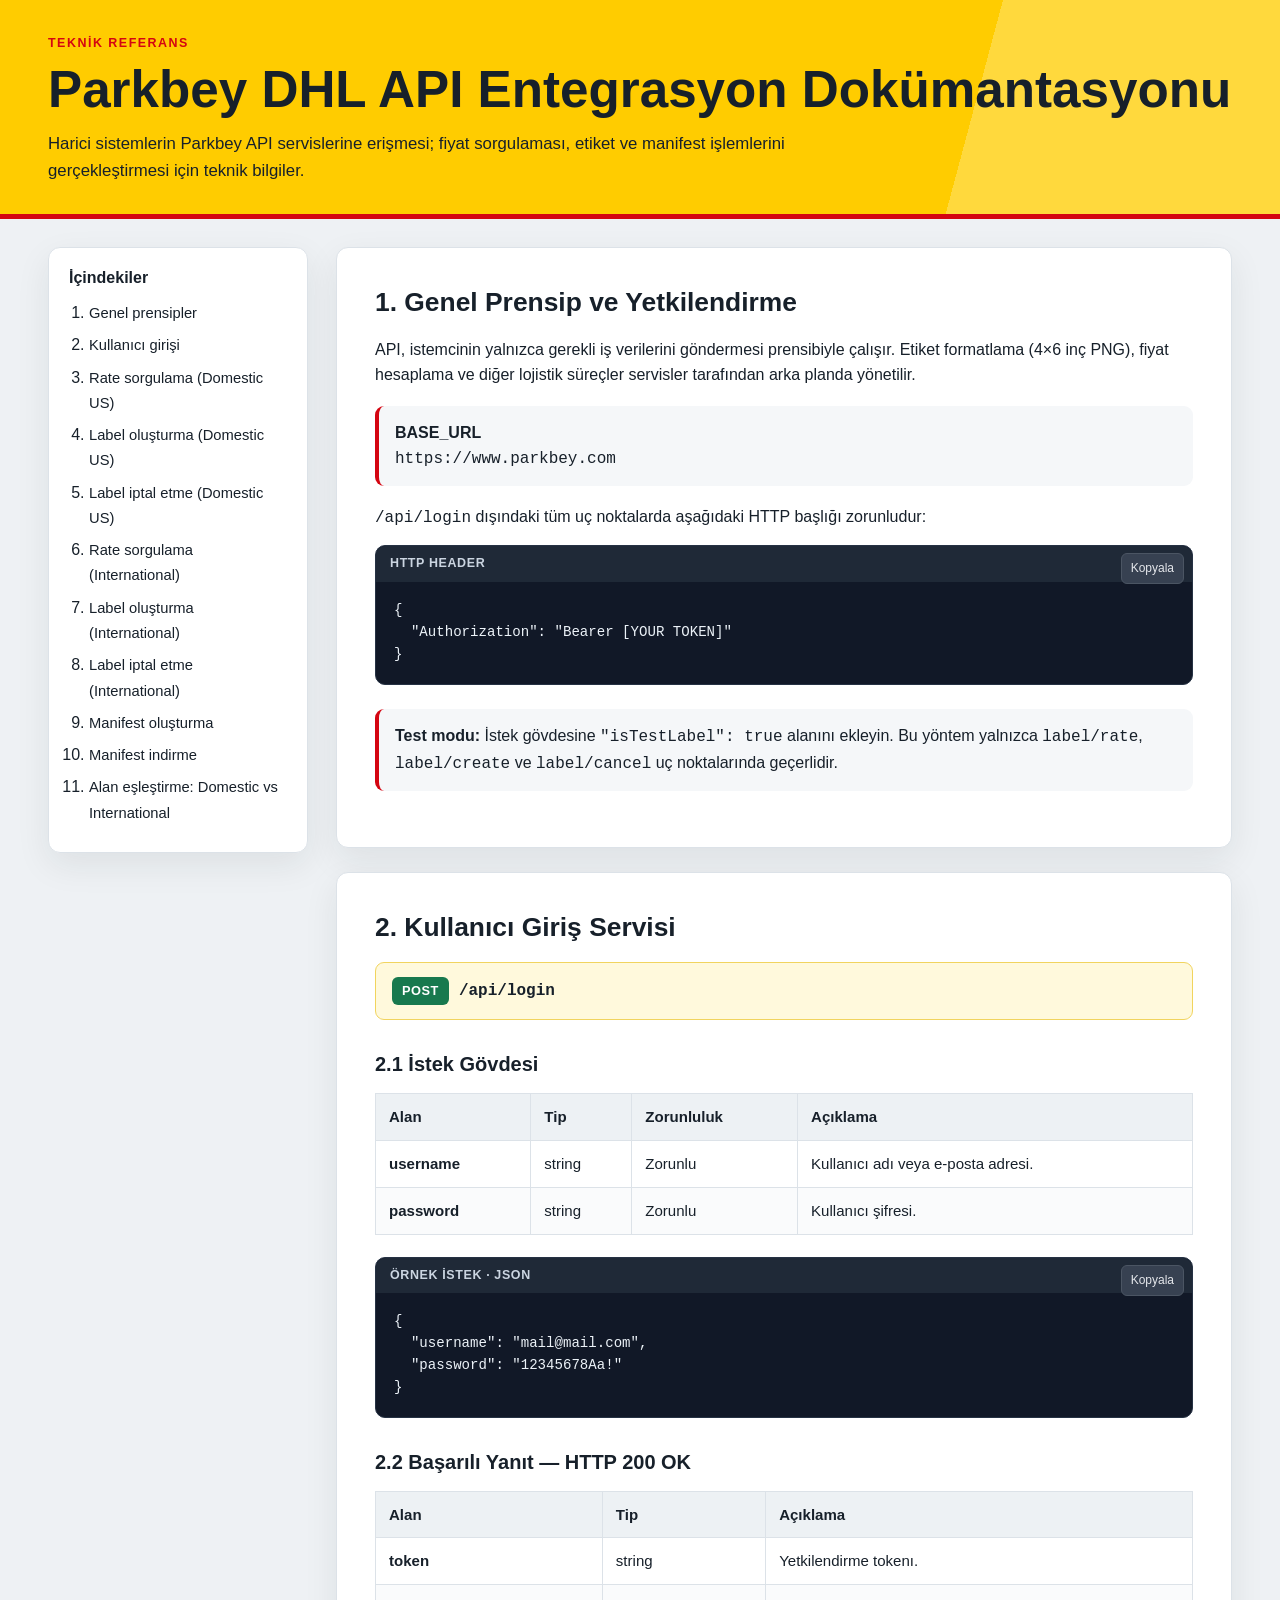
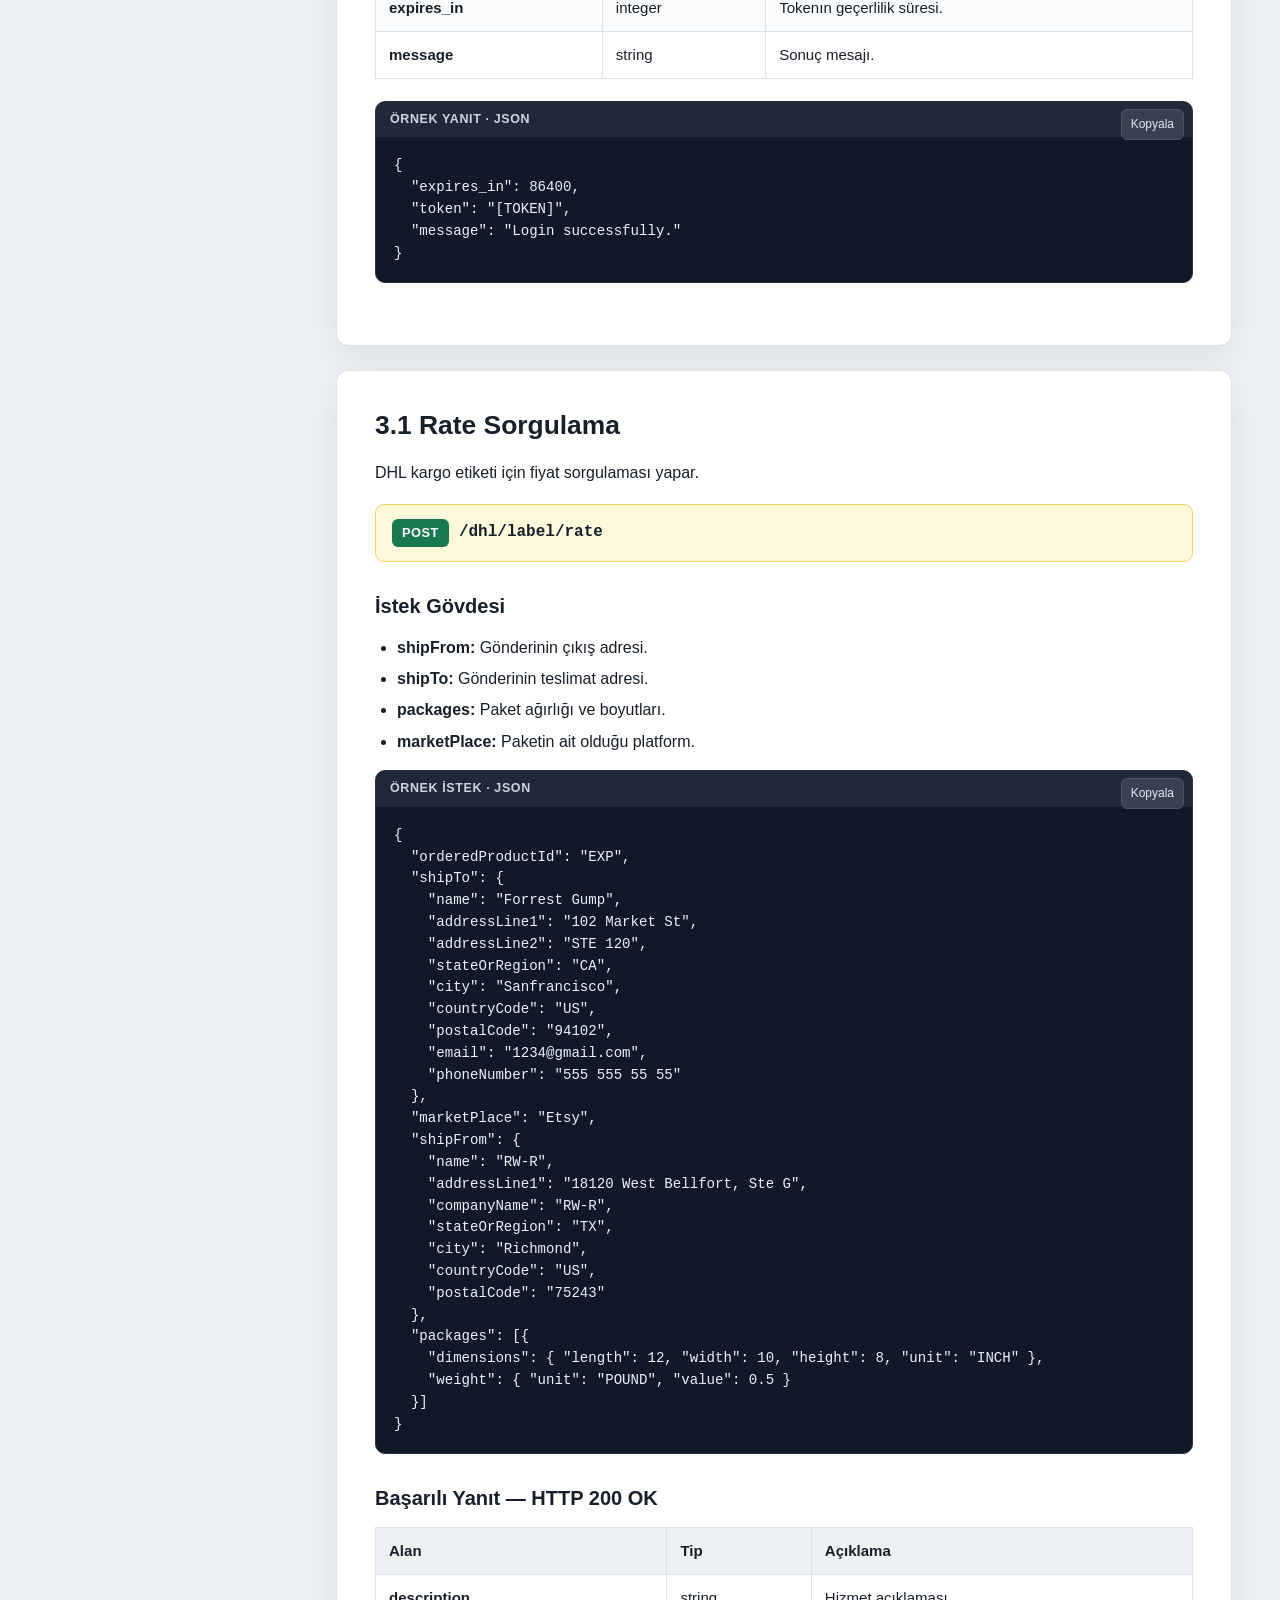
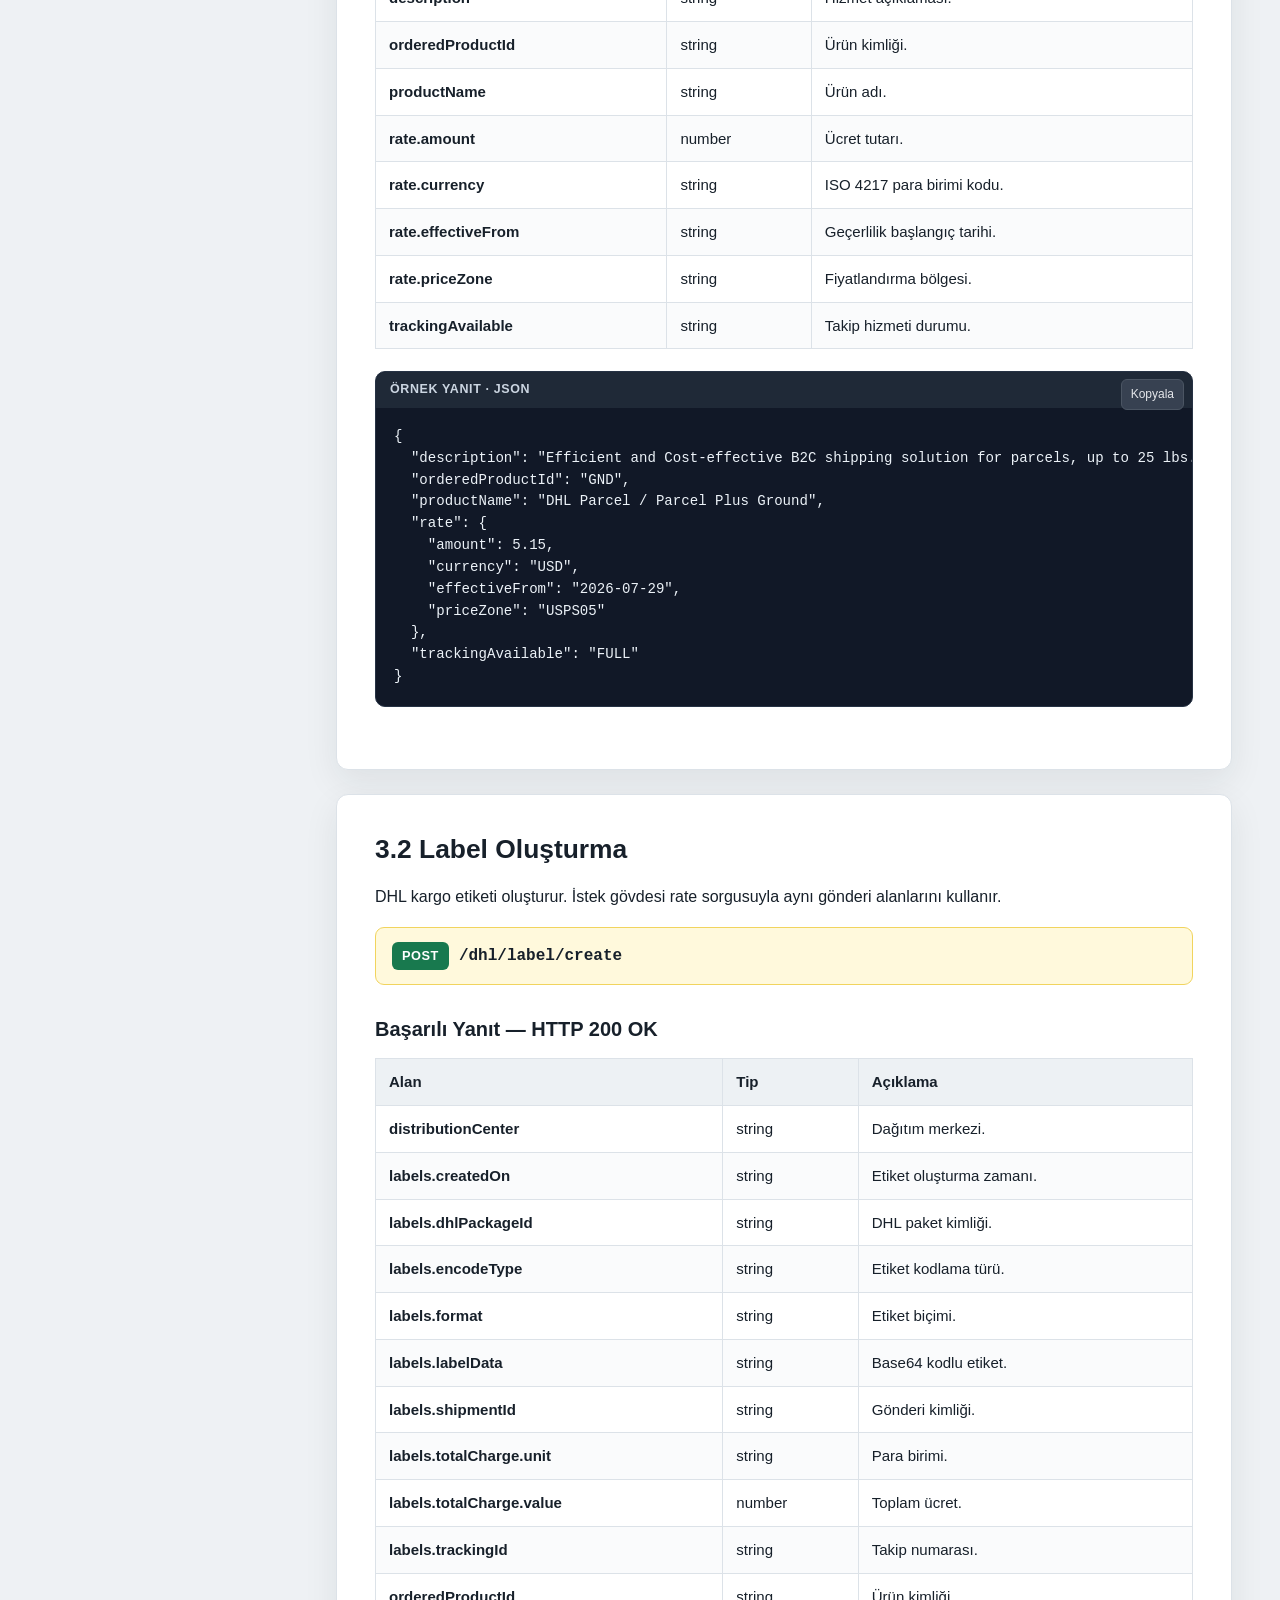
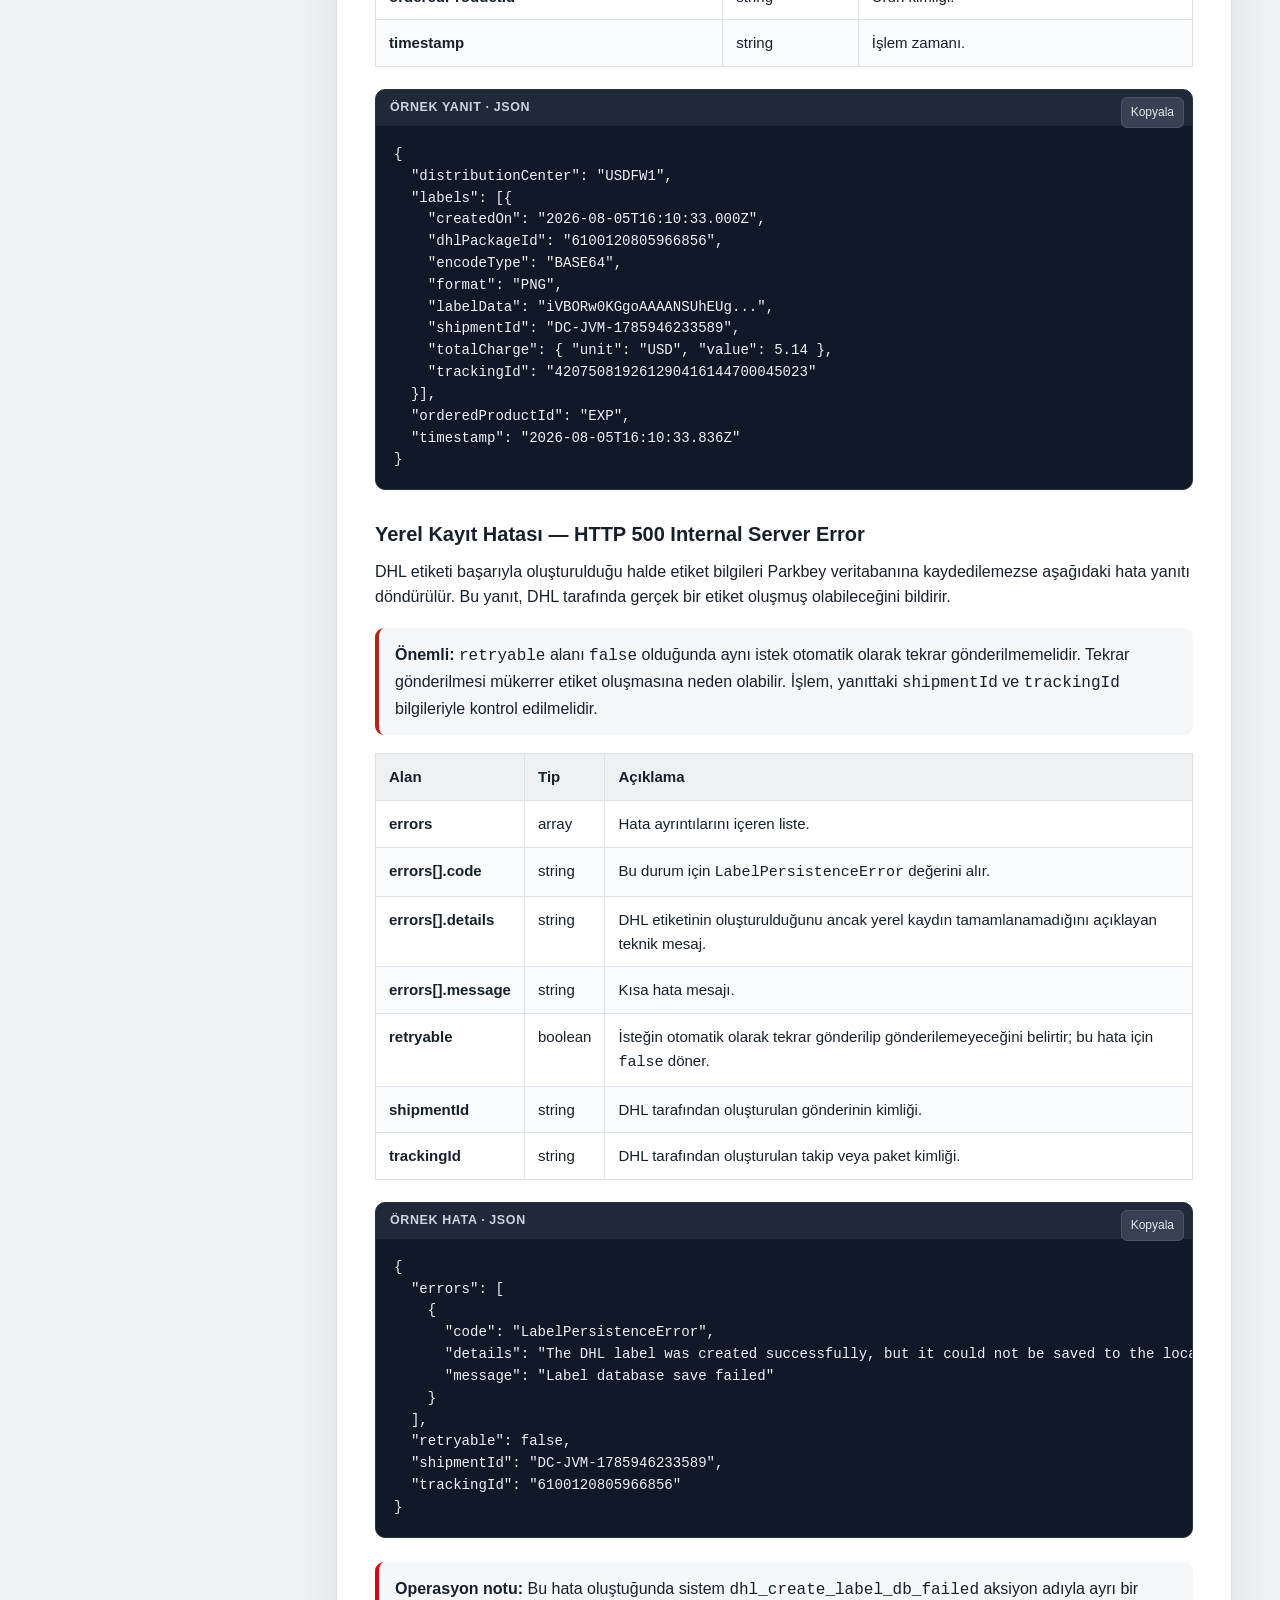
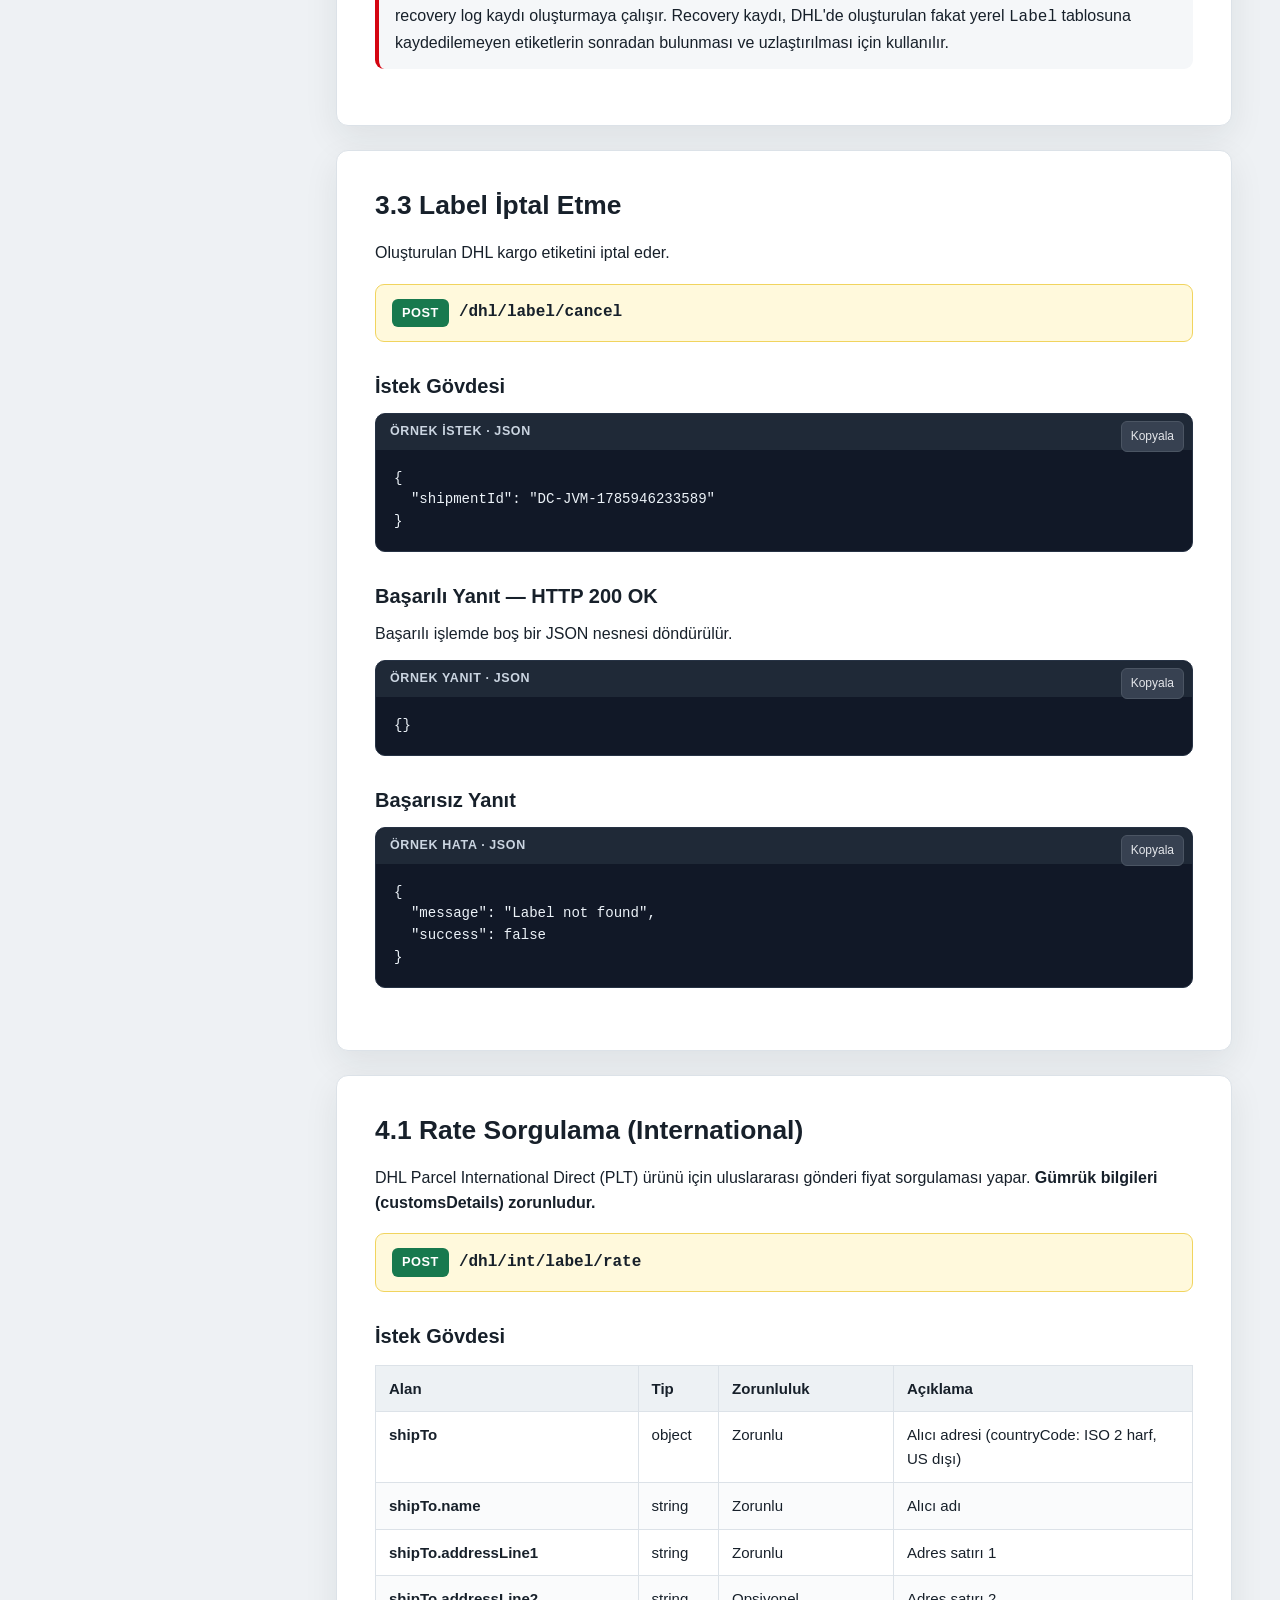
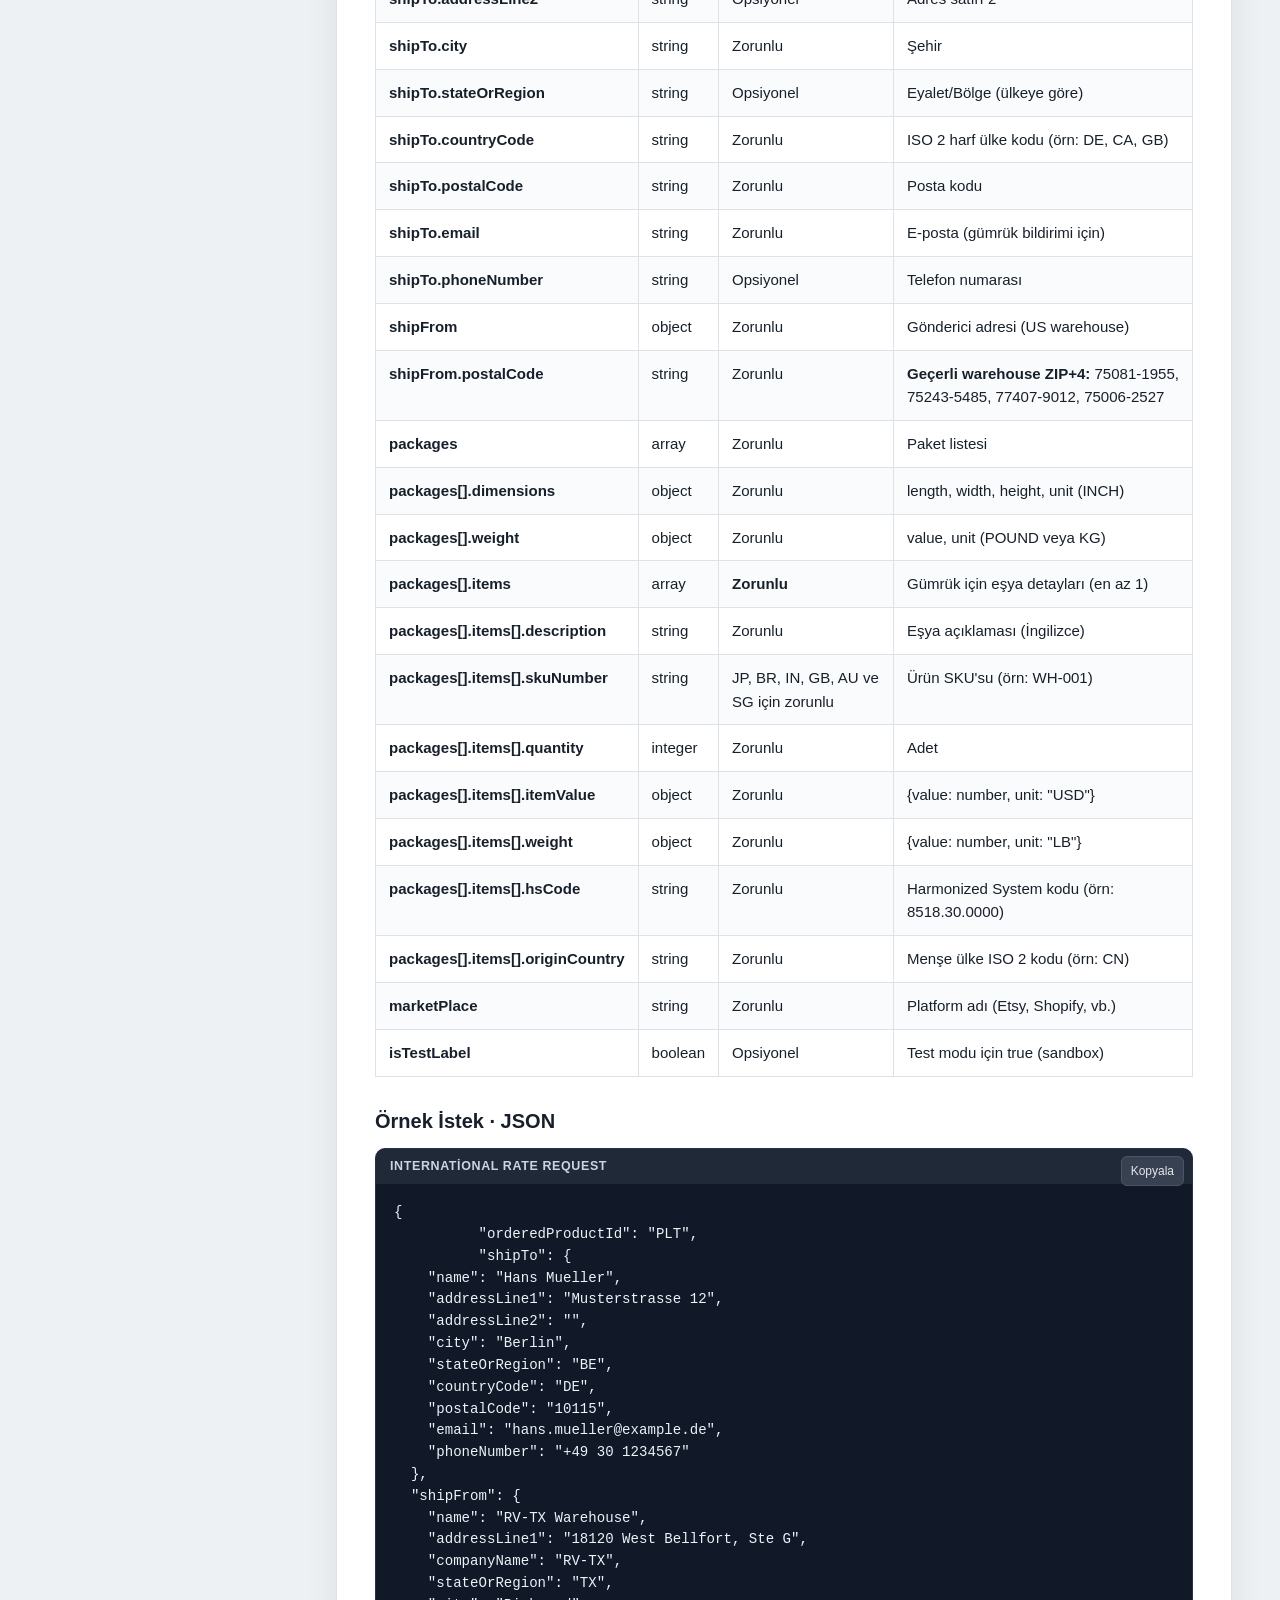
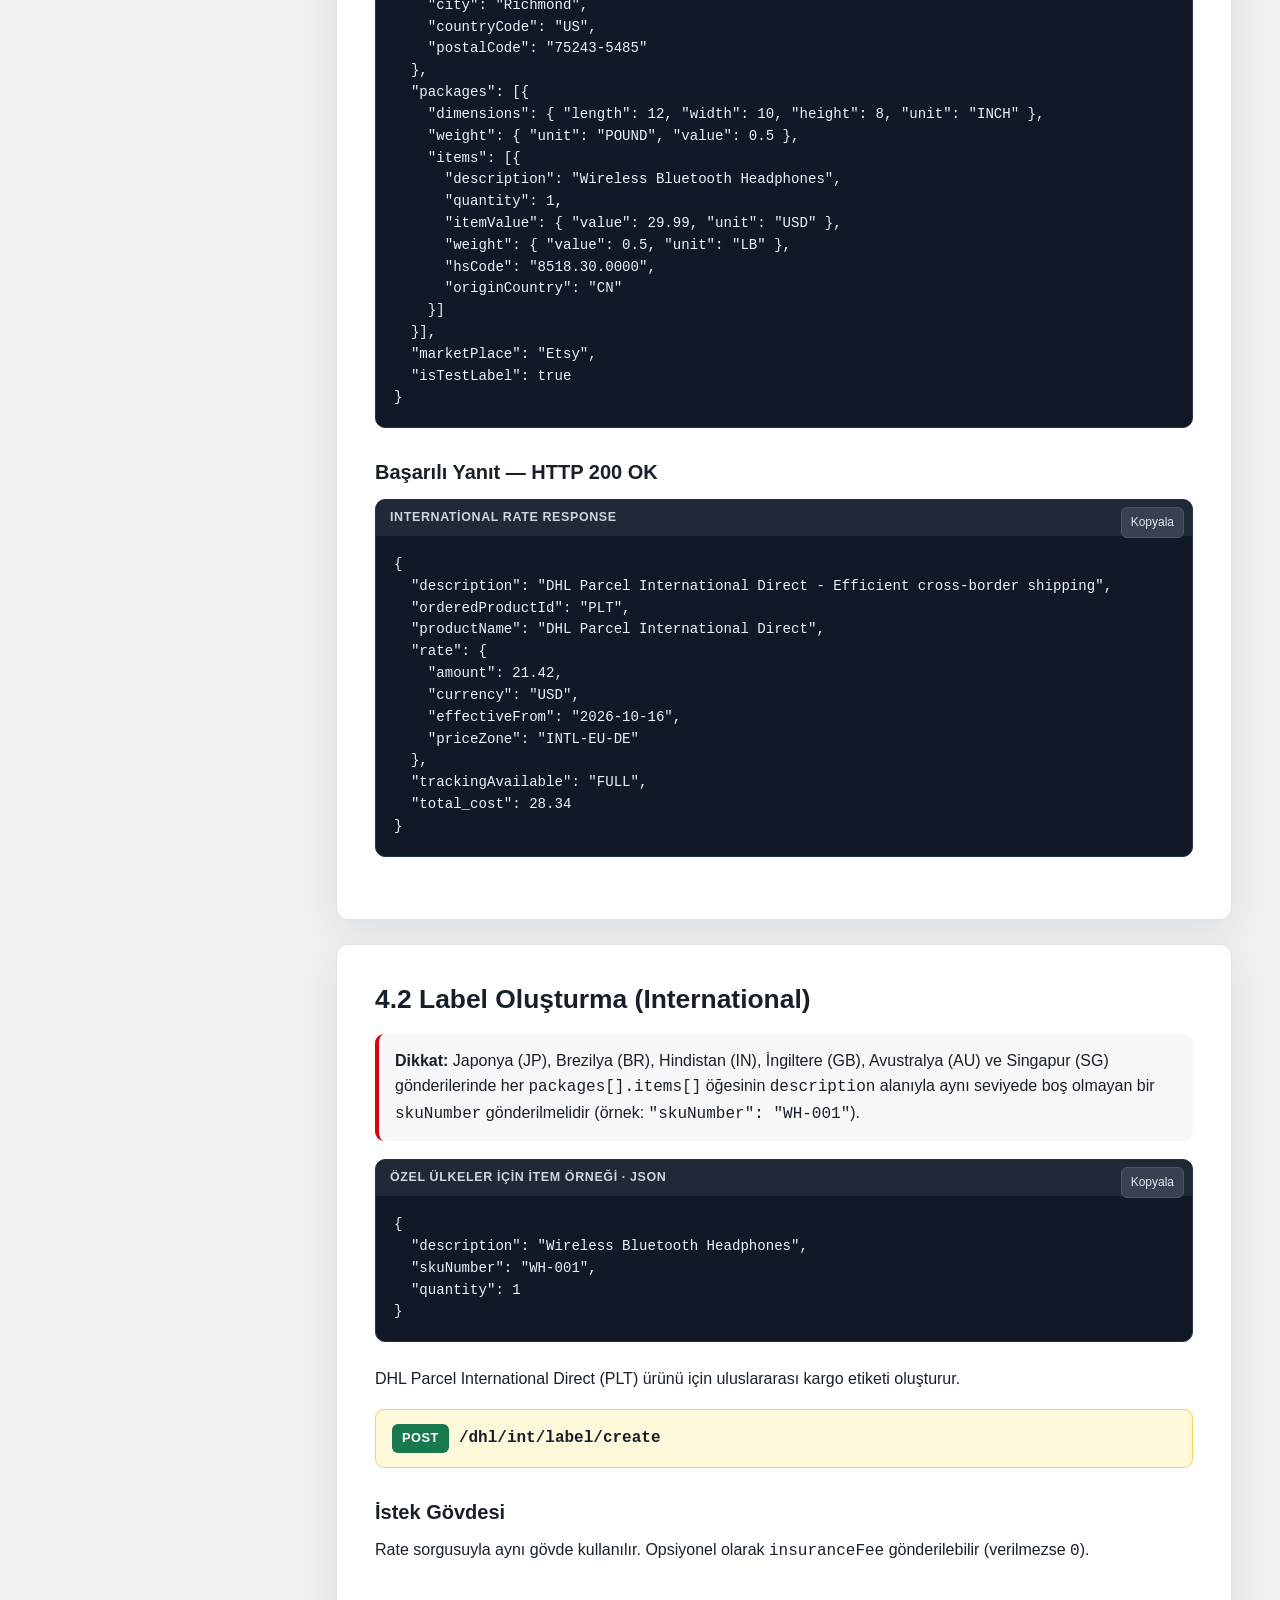
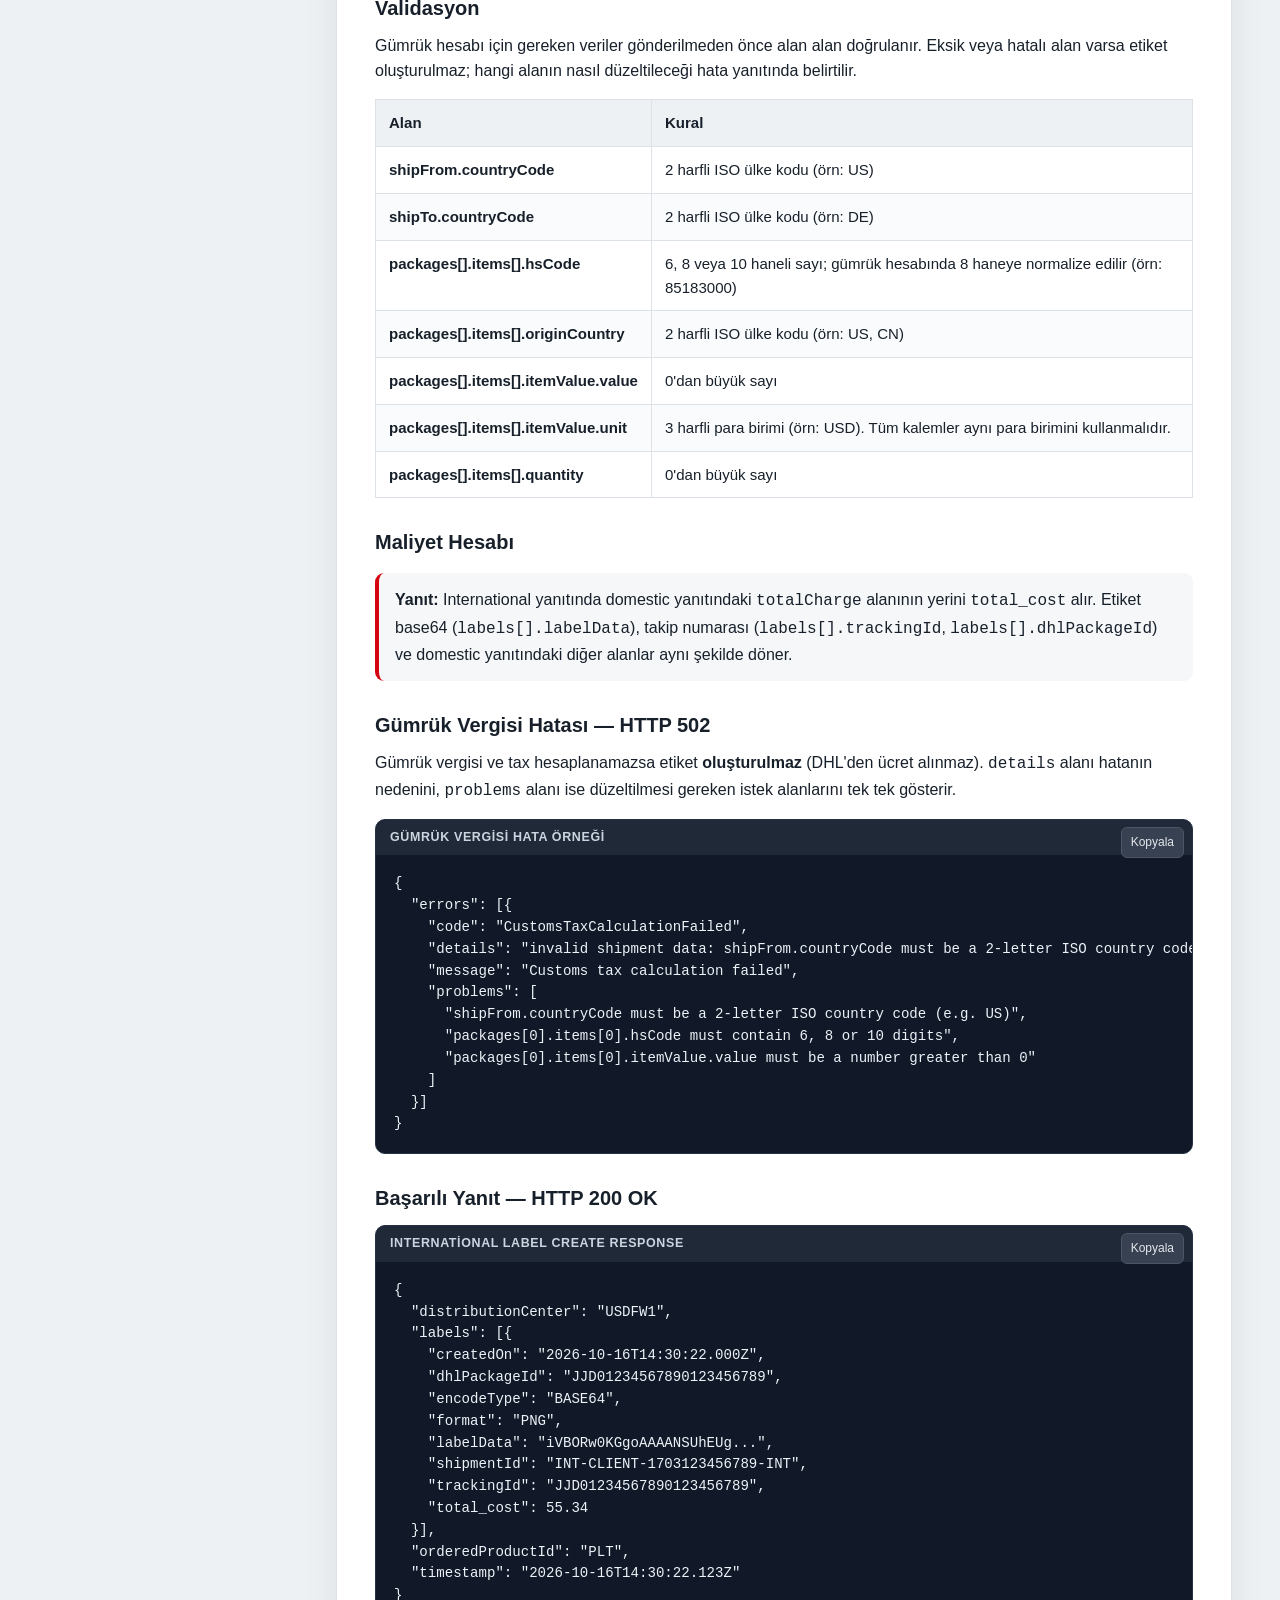
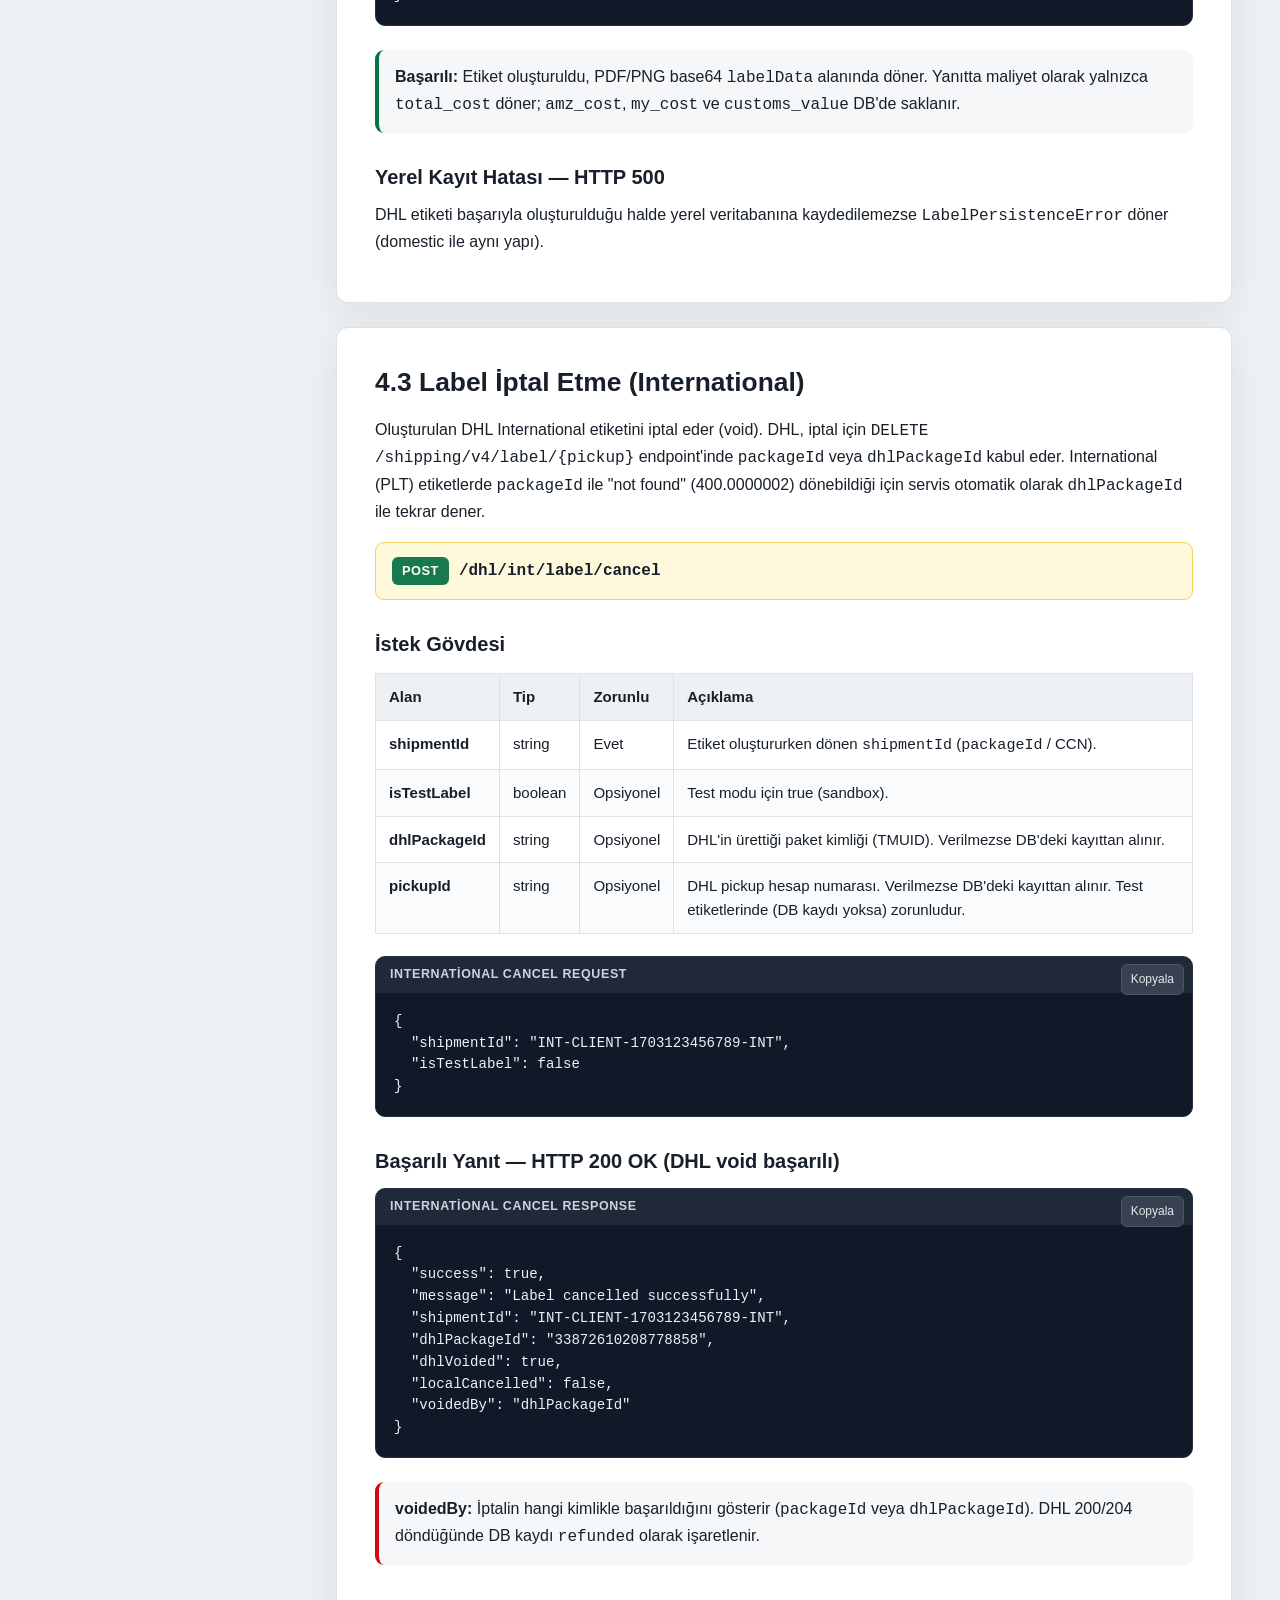
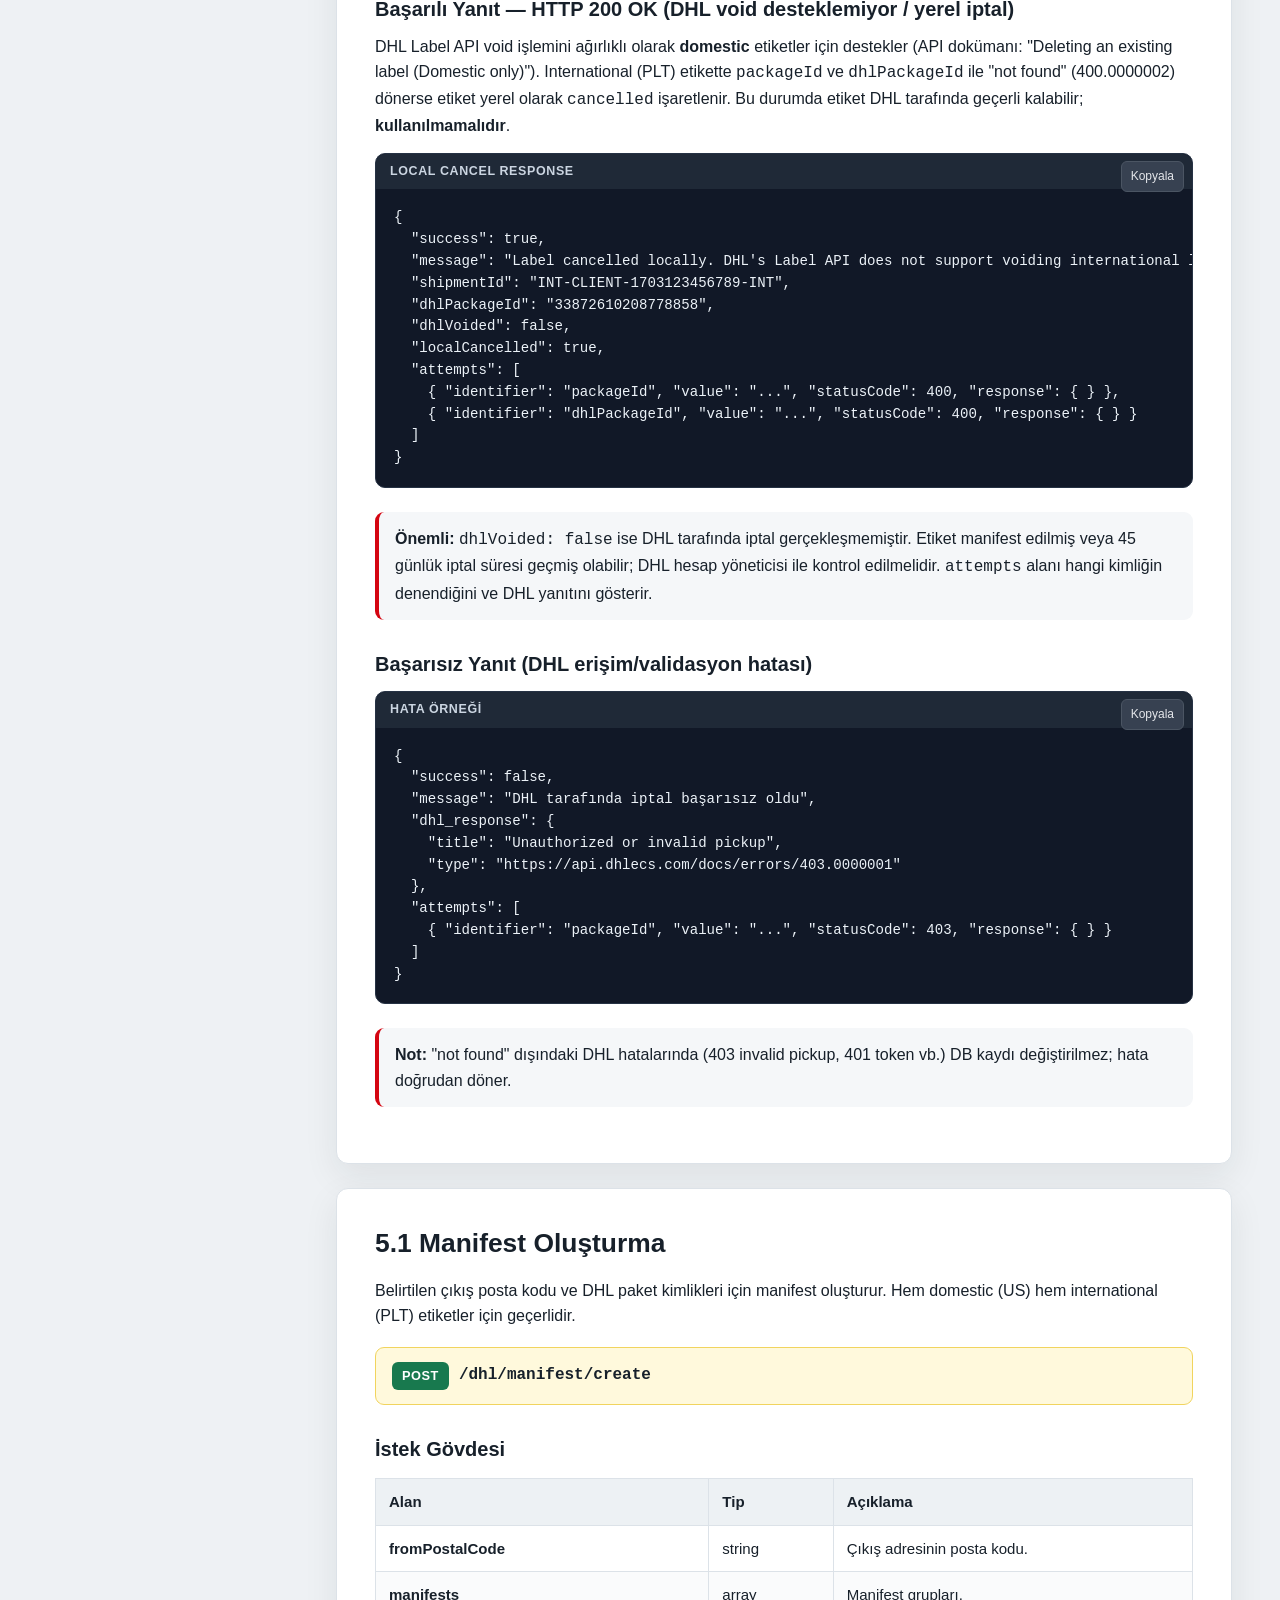
<file: templates/doc.html>
<!doctype html>
<html lang="tr">
<head>
  <meta charset="utf-8">
  <meta name="viewport" content="width=device-width, initial-scale=1">
  <meta name="description" content="Parkbey DHL API entegrasyon dokümantasyonu">
  <title>Parkbey DHL API Entegrasyon Dokümantasyonu</title>
  <style>
    :root {
      --dhl-red: #d40511;
      --dhl-yellow: #ffcc00;
      --ink: #17202a;
      --muted: #5e6b78;
      --line: #dce2e8;
      --soft: #f5f7f9;
      --code: #111827;
      --success: #087443;
      --danger: #b42318;
      --radius: 12px;
      --shadow: 0 12px 34px rgba(23, 32, 42, .08);
    }

    * { box-sizing: border-box; }
    html { scroll-behavior: smooth; scroll-padding-top: 24px; }
    body {
      margin: 0;
      color: var(--ink);
      background: #eef1f4;
      font-family: Inter, ui-sans-serif, -apple-system, BlinkMacSystemFont, "Segoe UI", Arial, sans-serif;
      font-size: 16px;
      line-height: 1.58;
    }

    a { color: #075fb8; }
    code, pre { font-family: "SFMono-Regular", Consolas, "Liberation Mono", monospace; }

    .site-header {
      background: linear-gradient(105deg, var(--dhl-yellow) 0 75%, #ffd93d 75%);
      border-bottom: 5px solid var(--dhl-red);
    }
    .header-inner {
      max-width: 1240px;
      margin: 0 auto;
      padding: 34px 28px 30px;
    }
    .eyebrow {
      margin: 0 0 8px;
      color: var(--dhl-red);
      font-size: .78rem;
      font-weight: 800;
      letter-spacing: .12em;
      text-transform: uppercase;
    }
    h1 { margin: 0; font-size: clamp(2rem, 5vw, 3.2rem); line-height: 1.08; }
    .lead { max-width: 780px; margin: 14px 0 0; font-size: 1.05rem; }

    .layout {
      display: grid;
      grid-template-columns: 260px minmax(0, 1fr);
      gap: 28px;
      max-width: 1240px;
      margin: 28px auto 64px;
      padding: 0 28px;
      align-items: start;
    }
    .toc {
      position: sticky;
      top: 20px;
      padding: 20px;
      background: #fff;
      border: 1px solid var(--line);
      border-radius: var(--radius);
      box-shadow: var(--shadow);
    }
    .toc h2 { margin: 0 0 12px; font-size: 1rem; }
    .toc ol { margin: 0; padding-left: 20px; }
    .toc li { margin: 7px 0; }
    .toc a { color: var(--ink); text-decoration: none; font-size: .92rem; }
    .toc a:hover { color: var(--dhl-red); }

    main { min-width: 0; }
    .section {
      margin-bottom: 24px;
      padding: clamp(22px, 4vw, 38px);
      background: #fff;
      border: 1px solid var(--line);
      border-radius: var(--radius);
      box-shadow: var(--shadow);
    }
    h2, h3, h4 { line-height: 1.25; scroll-margin-top: 24px; }
    h2 { margin: 0 0 18px; font-size: 1.65rem; }
    h3 { margin: 32px 0 12px; font-size: 1.25rem; }
    h4 { margin: 24px 0 10px; font-size: 1.04rem; }
    p { margin: 10px 0; }
    ul { padding-left: 22px; }
    li + li { margin-top: 6px; }

    .base-url, .note, .status-note {
      margin: 18px 0;
      padding: 14px 16px;
      border-radius: 9px;
      background: var(--soft);
      border-left: 4px solid var(--dhl-red);
    }
    .base-url code { overflow-wrap: anywhere; }
    .status-note.success { border-color: var(--success); }
    .status-note.error { border-color: var(--danger); }

    .endpoint {
      display: flex;
      flex-wrap: wrap;
      align-items: center;
      gap: 10px;
      margin: 18px 0;
      padding: 14px 16px;
      background: #fff9dc;
      border: 1px solid #f1d45e;
      border-radius: 9px;
    }
    .method {
      display: inline-flex;
      padding: 4px 10px;
      color: #fff;
      background: #18794e;
      border-radius: 6px;
      font-size: .8rem;
      font-weight: 800;
      letter-spacing: .04em;
    }
    .endpoint code { font-weight: 700; overflow-wrap: anywhere; }

    .table-wrap { margin: 16px 0 22px; overflow-x: auto; }
    table { width: 100%; border-collapse: collapse; font-size: .94rem; }
    th, td { padding: 11px 13px; border: 1px solid var(--line); text-align: left; vertical-align: top; }
    th { background: #edf1f4; font-weight: 750; }
    tbody tr:nth-child(even) { background: #fafbfc; }
    td:first-child { font-weight: 650; }

    .code-block {
      position: relative;
      margin: 14px 0 24px;
      border: 1px solid #263244;
      border-radius: 10px;
      background: var(--code);
      overflow: hidden;
    }
    .code-label {
      padding: 8px 14px;
      color: #cbd5e1;
      background: #1f2937;
      font-size: .78rem;
      font-weight: 700;
      letter-spacing: .05em;
      text-transform: uppercase;
    }
    pre {
      margin: 0;
      padding: 18px;
      color: #ecf2f8;
      overflow-x: auto;
      font-size: .88rem;
      line-height: 1.55;
      tab-size: 2;
    }
    .copy-button {
      position: absolute;
      top: 7px;
      right: 8px;
      padding: 5px 9px;
      color: #e5e7eb;
      background: #374151;
      border: 1px solid #4b5563;
      border-radius: 6px;
      cursor: pointer;
      font: inherit;
      font-size: .75rem;
    }
    .copy-button:hover { background: #4b5563; }

    footer { padding: 24px; color: var(--muted); text-align: center; font-size: .88rem; }

    @media (max-width: 860px) {
      .layout { grid-template-columns: 1fr; padding: 0 16px; }
      .toc { position: static; }
      .header-inner { padding: 28px 20px; }
      .section { padding: 22px 18px; }
    }
    @media print {
      body { background: #fff; font-size: 11pt; }
      .site-header { background: #fff; }
      .layout { display: block; max-width: none; margin: 0; padding: 0; }
      .toc, .copy-button { display: none; }
      .section { box-shadow: none; border: 0; break-inside: auto; }
      .code-block, table { break-inside: avoid; }
    }
  </style>
</head>
<body>
  <header class="site-header">
    <div class="header-inner">
      <p class="eyebrow">Teknik Referans</p>
      <h1>Parkbey DHL API Entegrasyon Dokümantasyonu</h1>
      <p class="lead">Harici sistemlerin Parkbey API servislerine erişmesi; fiyat sorgulaması, etiket ve manifest işlemlerini gerçekleştirmesi için teknik bilgiler.</p>
    </div>
  </header>

  <div class="layout">
    <nav class="toc" aria-label="İçindekiler">
      <h2>İçindekiler</h2>
      <ol>
        <li><a href="#genel">Genel prensipler</a></li>
        <li><a href="#login">Kullanıcı girişi</a></li>
        <li><a href="#rate">Rate sorgulama (Domestic US)</a></li>
        <li><a href="#label-create">Label oluşturma (Domestic US)</a></li>
        <li><a href="#label-cancel">Label iptal etme (Domestic US)</a></li>
        <li><a href="#int-rate">Rate sorgulama (International)</a></li>
        <li><a href="#int-label-create">Label oluşturma (International)</a></li>
        <li><a href="#int-label-cancel">Label iptal etme (International)</a></li>
        <li><a href="#manifest-create">Manifest oluşturma</a></li>
        <li><a href="#manifest-download">Manifest indirme</a></li>
        <li><a href="#field-mapping">Alan eşleştirme: Domestic vs International</a></li>
      </ol>
    </nav>

    <main>
      <section class="section" id="genel">
        <h2>1. Genel Prensip ve Yetkilendirme</h2>
        <p>API, istemcinin yalnızca gerekli iş verilerini göndermesi prensibiyle çalışır. Etiket formatlama (4×6 inç PNG), fiyat hesaplama ve diğer lojistik süreçler servisler tarafından arka planda yönetilir.</p>
        <div class="base-url"><strong>BASE_URL</strong><br><code>https://www.parkbey.com</code></div>
        <p><code>/api/login</code> dışındaki tüm uç noktalarda aşağıdaki HTTP başlığı zorunludur:</p>
        <div class="code-block">
          <div class="code-label">HTTP Header</div>
          <button class="copy-button" type="button">Kopyala</button>
          <pre><code>{
  "Authorization": "Bearer [YOUR TOKEN]"
}</code></pre>
        </div>
        <div class="note"><strong>Test modu:</strong> İstek gövdesine <code>"isTestLabel": true</code> alanını ekleyin. Bu yöntem yalnızca <code>label/rate</code>, <code>label/create</code> ve <code>label/cancel</code> uç noktalarında geçerlidir.</div>
      </section>

      <section class="section" id="login">
        <h2>2. Kullanıcı Giriş Servisi</h2>
        <div class="endpoint"><span class="method">POST</span><code>/api/login</code></div>
        <h3>2.1 İstek Gövdesi</h3>
        <div class="table-wrap"><table>
          <thead><tr><th>Alan</th><th>Tip</th><th>Zorunluluk</th><th>Açıklama</th></tr></thead>
          <tbody>
            <tr><td>username</td><td>string</td><td>Zorunlu</td><td>Kullanıcı adı veya e-posta adresi.</td></tr>
            <tr><td>password</td><td>string</td><td>Zorunlu</td><td>Kullanıcı şifresi.</td></tr>
          </tbody>
        </table></div>
        <div class="code-block"><div class="code-label">Örnek istek · JSON</div><button class="copy-button" type="button">Kopyala</button><pre><code>{
  "username": "mail@mail.com",
  "password": "12345678Aa!"
}</code></pre></div>
        <h3>2.2 Başarılı Yanıt — HTTP 200 OK</h3>
        <div class="table-wrap"><table>
          <thead><tr><th>Alan</th><th>Tip</th><th>Açıklama</th></tr></thead>
          <tbody>
            <tr><td>token</td><td>string</td><td>Yetkilendirme tokenı.</td></tr>
            <tr><td>expires_in</td><td>integer</td><td>Tokenın geçerlilik süresi.</td></tr>
            <tr><td>message</td><td>string</td><td>Sonuç mesajı.</td></tr>
          </tbody>
        </table></div>
        <div class="code-block"><div class="code-label">Örnek yanıt · JSON</div><button class="copy-button" type="button">Kopyala</button><pre><code>{
  "expires_in": 86400,
  "token": "[TOKEN]",
  "message": "Login successfully."
}</code></pre></div>

      </section>

      <section class="section" id="rate">
        <h2>3.1 Rate Sorgulama</h2>
        <p>DHL kargo etiketi için fiyat sorgulaması yapar.</p>
        <div class="endpoint"><span class="method">POST</span><code>/dhl/label/rate</code></div>
        <h3>İstek Gövdesi</h3>
        <ul>
          <li><strong>shipFrom:</strong> Gönderinin çıkış adresi.</li>
          <li><strong>shipTo:</strong> Gönderinin teslimat adresi.</li>
          <li><strong>packages:</strong> Paket ağırlığı ve boyutları.</li>
          <li><strong>marketPlace:</strong> Paketin ait olduğu platform.</li>
        </ul>
        <div class="code-block"><div class="code-label">Örnek istek · JSON</div><button class="copy-button" type="button">Kopyala</button><pre><code>{
  "orderedProductId": "EXP",
  "shipTo": {
    "name": "Forrest Gump",
    "addressLine1": "102 Market St",
    "addressLine2": "STE 120",
    "stateOrRegion": "CA",
    "city": "Sanfrancisco",
    "countryCode": "US",
    "postalCode": "94102",
    "email": "1234@gmail.com",
    "phoneNumber": "555 555 55 55"
  },
  "marketPlace": "Etsy",
  "shipFrom": {
    "name": "RW-R",
    "addressLine1": "18120 West Bellfort, Ste G",
    "companyName": "RW-R",
    "stateOrRegion": "TX",
    "city": "Richmond",
    "countryCode": "US",
    "postalCode": "75243"
  },
  "packages": [{
    "dimensions": { "length": 12, "width": 10, "height": 8, "unit": "INCH" },
    "weight": { "unit": "POUND", "value": 0.5 }
  }]
}</code></pre></div>
        <h3>Başarılı Yanıt — HTTP 200 OK</h3>
        <div class="table-wrap"><table>
          <thead><tr><th>Alan</th><th>Tip</th><th>Açıklama</th></tr></thead>
          <tbody>
            <tr><td>description</td><td>string</td><td>Hizmet açıklaması.</td></tr>
            <tr><td>orderedProductId</td><td>string</td><td>Ürün kimliği.</td></tr>
            <tr><td>productName</td><td>string</td><td>Ürün adı.</td></tr>
            <tr><td>rate.amount</td><td>number</td><td>Ücret tutarı.</td></tr>
            <tr><td>rate.currency</td><td>string</td><td>ISO 4217 para birimi kodu.</td></tr>
            <tr><td>rate.effectiveFrom</td><td>string</td><td>Geçerlilik başlangıç tarihi.</td></tr>
            <tr><td>rate.priceZone</td><td>string</td><td>Fiyatlandırma bölgesi.</td></tr>
            <tr><td>trackingAvailable</td><td>string</td><td>Takip hizmeti durumu.</td></tr>
          </tbody>
        </table></div>
        <div class="code-block"><div class="code-label">Örnek yanıt · JSON</div><button class="copy-button" type="button">Kopyala</button><pre><code>{
  "description": "Efficient and Cost-effective B2C shipping solution for parcels, up to 25 lbs., with average delivery in 3 - 8 postal days",
  "orderedProductId": "GND",
  "productName": "DHL Parcel / Parcel Plus Ground",
  "rate": {
    "amount": 5.15,
    "currency": "USD",
    "effectiveFrom": "2026-07-29",
    "priceZone": "USPS05"
  },
  "trackingAvailable": "FULL"
}</code></pre></div>
      </section>

      <section class="section" id="label-create">
        <h2>3.2 Label Oluşturma</h2>
        <p>DHL kargo etiketi oluşturur. İstek gövdesi rate sorgusuyla aynı gönderi alanlarını kullanır.</p>
        <div class="endpoint"><span class="method">POST</span><code>/dhl/label/create</code></div>
        <h3>Başarılı Yanıt — HTTP 200 OK</h3>
        <div class="table-wrap"><table>
          <thead><tr><th>Alan</th><th>Tip</th><th>Açıklama</th></tr></thead>
          <tbody>
            <tr><td>distributionCenter</td><td>string</td><td>Dağıtım merkezi.</td></tr>
            <tr><td>labels.createdOn</td><td>string</td><td>Etiket oluşturma zamanı.</td></tr>
            <tr><td>labels.dhlPackageId</td><td>string</td><td>DHL paket kimliği.</td></tr>
            <tr><td>labels.encodeType</td><td>string</td><td>Etiket kodlama türü.</td></tr>
            <tr><td>labels.format</td><td>string</td><td>Etiket biçimi.</td></tr>
            <tr><td>labels.labelData</td><td>string</td><td>Base64 kodlu etiket.</td></tr>
            <tr><td>labels.shipmentId</td><td>string</td><td>Gönderi kimliği.</td></tr>
            <tr><td>labels.totalCharge.unit</td><td>string</td><td>Para birimi.</td></tr>
            <tr><td>labels.totalCharge.value</td><td>number</td><td>Toplam ücret.</td></tr>
            <tr><td>labels.trackingId</td><td>string</td><td>Takip numarası.</td></tr>
            <tr><td>orderedProductId</td><td>string</td><td>Ürün kimliği.</td></tr>
            <tr><td>timestamp</td><td>string</td><td>İşlem zamanı.</td></tr>
          </tbody>
        </table></div>
        <div class="code-block"><div class="code-label">Örnek yanıt · JSON</div><button class="copy-button" type="button">Kopyala</button><pre><code>{
  "distributionCenter": "USDFW1",
  "labels": [{
    "createdOn": "2026-08-05T16:10:33.000Z",
    "dhlPackageId": "6100120805966856",
    "encodeType": "BASE64",
    "format": "PNG",
    "labelData": "iVBORw0KGgoAAAANSUhEUg...",
    "shipmentId": "DC-JVM-1785946233589",
    "totalCharge": { "unit": "USD", "value": 5.14 },
    "trackingId": "420750819261290416144700045023"
  }],
  "orderedProductId": "EXP",
  "timestamp": "2026-08-05T16:10:33.836Z"
}</code></pre></div>

        <h3>Yerel Kayıt Hatası — HTTP 500 Internal Server Error</h3>
        <p>DHL etiketi başarıyla oluşturulduğu halde etiket bilgileri Parkbey veritabanına kaydedilemezse aşağıdaki hata yanıtı döndürülür. Bu yanıt, DHL tarafında gerçek bir etiket oluşmuş olabileceğini bildirir.</p>
        <div class="status-note error"><strong>Önemli:</strong> <code>retryable</code> alanı <code>false</code> olduğunda aynı istek otomatik olarak tekrar gönderilmemelidir. Tekrar gönderilmesi mükerrer etiket oluşmasına neden olabilir. İşlem, yanıttaki <code>shipmentId</code> ve <code>trackingId</code> bilgileriyle kontrol edilmelidir.</div>
        <div class="table-wrap"><table>
          <thead><tr><th>Alan</th><th>Tip</th><th>Açıklama</th></tr></thead>
          <tbody>
            <tr><td>errors</td><td>array</td><td>Hata ayrıntılarını içeren liste.</td></tr>
            <tr><td>errors[].code</td><td>string</td><td>Bu durum için <code>LabelPersistenceError</code> değerini alır.</td></tr>
            <tr><td>errors[].details</td><td>string</td><td>DHL etiketinin oluşturulduğunu ancak yerel kaydın tamamlanamadığını açıklayan teknik mesaj.</td></tr>
            <tr><td>errors[].message</td><td>string</td><td>Kısa hata mesajı.</td></tr>
            <tr><td>retryable</td><td>boolean</td><td>İsteğin otomatik olarak tekrar gönderilip gönderilemeyeceğini belirtir; bu hata için <code>false</code> döner.</td></tr>
            <tr><td>shipmentId</td><td>string</td><td>DHL tarafından oluşturulan gönderinin kimliği.</td></tr>
            <tr><td>trackingId</td><td>string</td><td>DHL tarafından oluşturulan takip veya paket kimliği.</td></tr>
          </tbody>
        </table></div>
        <div class="code-block"><div class="code-label">Örnek hata · JSON</div><button class="copy-button" type="button">Kopyala</button><pre><code>{
  "errors": [
    {
      "code": "LabelPersistenceError",
      "details": "The DHL label was created successfully, but it could not be saved to the local system. Do not retry this request automatically.",
      "message": "Label database save failed"
    }
  ],
  "retryable": false,
  "shipmentId": "DC-JVM-1785946233589",
  "trackingId": "6100120805966856"
}</code></pre></div>
        <div class="note"><strong>Operasyon notu:</strong> Bu hata oluştuğunda sistem <code>dhl_create_label_db_failed</code> aksiyon adıyla ayrı bir recovery log kaydı oluşturmaya çalışır. Recovery kaydı, DHL'de oluşturulan fakat yerel <code>Label</code> tablosuna kaydedilemeyen etiketlerin sonradan bulunması ve uzlaştırılması için kullanılır.</div>
      </section>

      <section class="section" id="label-cancel">
        <h2>3.3 Label İptal Etme</h2>
        <p>Oluşturulan DHL kargo etiketini iptal eder.</p>
        <div class="endpoint"><span class="method">POST</span><code>/dhl/label/cancel</code></div>
        <h3>İstek Gövdesi</h3>
        <div class="code-block"><div class="code-label">Örnek istek · JSON</div><button class="copy-button" type="button">Kopyala</button><pre><code>{
  "shipmentId": "DC-JVM-1785946233589"
}</code></pre></div>
        <h3>Başarılı Yanıt — HTTP 200 OK</h3>
        <p>Başarılı işlemde boş bir JSON nesnesi döndürülür.</p>
        <div class="code-block"><div class="code-label">Örnek yanıt · JSON</div><button class="copy-button" type="button">Kopyala</button><pre><code>{}</code></pre></div>
        <h3>Başarısız Yanıt</h3>
        <div class="code-block"><div class="code-label">Örnek hata · JSON</div><button class="copy-button" type="button">Kopyala</button><pre><code>{
  "message": "Label not found",
  "success": false
}</code></pre></div>
      </section>

      <!-- ============================================================
           4. DHL INTERNATIONAL DIRECT ENDPOINT'LERİ
           ============================================================ -->
      <section class="section" id="int-rate">
        <h2>4.1 Rate Sorgulama (International)</h2>
        <p>DHL Parcel International Direct (PLT) ürünü için uluslararası gönderi fiyat sorgulaması yapar. <strong>Gümrük bilgileri (customsDetails) zorunludur.</strong></p>
        <div class="endpoint"><span class="method">POST</span><code>/dhl/int/label/rate</code></div>
        
        <h3>İstek Gövdesi</h3>
        <div class="table-wrap"><table>
          <thead><tr><th>Alan</th><th>Tip</th><th>Zorunluluk</th><th>Açıklama</th></tr></thead>
          <tbody>
            <tr><td>shipTo</td><td>object</td><td>Zorunlu</td><td>Alıcı adresi (countryCode: ISO 2 harf, US dışı)</td></tr>
            <tr><td>shipTo.name</td><td>string</td><td>Zorunlu</td><td>Alıcı adı</td></tr>
            <tr><td>shipTo.addressLine1</td><td>string</td><td>Zorunlu</td><td>Adres satırı 1</td></tr>
            <tr><td>shipTo.addressLine2</td><td>string</td><td>Opsiyonel</td><td>Adres satırı 2</td></tr>
            <tr><td>shipTo.city</td><td>string</td><td>Zorunlu</td><td>Şehir</td></tr>
            <tr><td>shipTo.stateOrRegion</td><td>string</td><td>Opsiyonel</td><td>Eyalet/Bölge (ülkeye göre)</td></tr>
            <tr><td>shipTo.countryCode</td><td>string</td><td>Zorunlu</td><td>ISO 2 harf ülke kodu (örn: DE, CA, GB)</td></tr>
            <tr><td>shipTo.postalCode</td><td>string</td><td>Zorunlu</td><td>Posta kodu</td></tr>
            <tr><td>shipTo.email</td><td>string</td><td>Zorunlu</td><td>E-posta (gümrük bildirimi için)</td></tr>
            <tr><td>shipTo.phoneNumber</td><td>string</td><td>Opsiyonel</td><td>Telefon numarası</td></tr>
            <tr><td>shipFrom</td><td>object</td><td>Zorunlu</td><td>Gönderici adresi (US warehouse)</td></tr>
            <tr><td>shipFrom.postalCode</td><td>string</td><td>Zorunlu</td><td><strong>Geçerli warehouse ZIP+4:</strong> 75081-1955, 75243-5485, 77407-9012, 75006-2527</td></tr>
            <tr><td>packages</td><td>array</td><td>Zorunlu</td><td>Paket listesi</td></tr>
            <tr><td>packages[].dimensions</td><td>object</td><td>Zorunlu</td><td>length, width, height, unit (INCH)</td></tr>
            <tr><td>packages[].weight</td><td>object</td><td>Zorunlu</td><td>value, unit (POUND veya KG)</td></tr>
            <tr><td>packages[].items</td><td>array</td><td><strong>Zorunlu</strong></td><td>Gümrük için eşya detayları (en az 1)</td></tr>
            <tr><td>packages[].items[].description</td><td>string</td><td>Zorunlu</td><td>Eşya açıklaması (İngilizce)</td></tr>
            <tr><td>packages[].items[].skuNumber</td><td>string</td><td>JP, BR, IN, GB, AU ve SG için zorunlu</td><td>Ürün SKU'su (örn: WH-001)</td></tr>
            <tr><td>packages[].items[].quantity</td><td>integer</td><td>Zorunlu</td><td>Adet</td></tr>
            <tr><td>packages[].items[].itemValue</td><td>object</td><td>Zorunlu</td><td>{value: number, unit: "USD"}</td></tr>
            <tr><td>packages[].items[].weight</td><td>object</td><td>Zorunlu</td><td>{value: number, unit: "LB"}</td></tr>
            <tr><td>packages[].items[].hsCode</td><td>string</td><td>Zorunlu</td><td>Harmonized System kodu (örn: 8518.30.0000)</td></tr>
            <tr><td>packages[].items[].originCountry</td><td>string</td><td>Zorunlu</td><td>Menşe ülke ISO 2 kodu (örn: CN)</td></tr>
            <tr><td>marketPlace</td><td>string</td><td>Zorunlu</td><td>Platform adı (Etsy, Shopify, vb.)</td></tr>
            <tr><td>isTestLabel</td><td>boolean</td><td>Opsiyonel</td><td>Test modu için true (sandbox)</td></tr>
          </tbody>
        </table></div>

        <h3>Örnek İstek · JSON</h3>
        <div class="code-block"><div class="code-label">International Rate Request</div><button class="copy-button" type="button">Kopyala</button><pre><code>{
          "orderedProductId": "PLT",
          "shipTo": {
    "name": "Hans Mueller",
    "addressLine1": "Musterstrasse 12",
    "addressLine2": "",
    "city": "Berlin",
    "stateOrRegion": "BE",
    "countryCode": "DE",
    "postalCode": "10115",
    "email": "hans.mueller@example.de",
    "phoneNumber": "+49 30 1234567"
  },
  "shipFrom": {
    "name": "RV-TX Warehouse",
    "addressLine1": "18120 West Bellfort, Ste G",
    "companyName": "RV-TX",
    "stateOrRegion": "TX",
    "city": "Richmond",
    "countryCode": "US",
    "postalCode": "75243-5485"
  },
  "packages": [{
    "dimensions": { "length": 12, "width": 10, "height": 8, "unit": "INCH" },
    "weight": { "unit": "POUND", "value": 0.5 },
    "items": [{
      "description": "Wireless Bluetooth Headphones",
      "quantity": 1,
      "itemValue": { "value": 29.99, "unit": "USD" },
      "weight": { "value": 0.5, "unit": "LB" },
      "hsCode": "8518.30.0000",
      "originCountry": "CN"
    }]
  }],
  "marketPlace": "Etsy",
  "isTestLabel": true
}</code></pre></div>

        <h3>Başarılı Yanıt — HTTP 200 OK</h3>
        <div class="code-block"><div class="code-label">International Rate Response</div><button class="copy-button" type="button">Kopyala</button><pre><code>{
  "description": "DHL Parcel International Direct - Efficient cross-border shipping",
  "orderedProductId": "PLT",
  "productName": "DHL Parcel International Direct",
  "rate": {
    "amount": 21.42,
    "currency": "USD",
    "effectiveFrom": "2026-10-16",
    "priceZone": "INTL-EU-DE"
  },
  "trackingAvailable": "FULL",
  "total_cost": 28.34
}</code></pre></div>

      </section>

      <section class="section" id="int-label-create">
        <h2>4.2 Label Oluşturma (International)</h2>
        <div class="note"><strong>Dikkat:</strong> Japonya (JP), Brezilya (BR), Hindistan (IN), İngiltere (GB), Avustralya (AU) ve Singapur (SG) gönderilerinde her <code>packages[].items[]</code> öğesinin <code>description</code> alanıyla aynı seviyede boş olmayan bir <code>skuNumber</code> gönderilmelidir (örnek: <code>"skuNumber": "WH-001"</code>).</div>
        <div class="code-block"><div class="code-label">Özel ülkeler için item örneği · JSON</div><button class="copy-button" type="button">Kopyala</button><pre><code>{
  "description": "Wireless Bluetooth Headphones",
  "skuNumber": "WH-001",
  "quantity": 1
}</code></pre></div>
        <p>DHL Parcel International Direct (PLT) ürünü için uluslararası kargo etiketi oluşturur.</p>
        <div class="endpoint"><span class="method">POST</span><code>/dhl/int/label/create</code></div>
        
        <h3>İstek Gövdesi</h3>
        <p>Rate sorgusuyla aynı gövde kullanılır. Opsiyonel olarak <code>insuranceFee</code> gönderilebilir (verilmezse <code>0</code>).</p>

        <h3>Validasyon</h3>
        <p>Gümrük hesabı için gereken veriler gönderilmeden önce alan alan doğrulanır. Eksik veya hatalı alan varsa etiket oluşturulmaz; hangi alanın nasıl düzeltileceği hata yanıtında belirtilir.</p>
        <div class="table-wrap"><table>
          <thead><tr><th>Alan</th><th>Kural</th></tr></thead>
          <tbody>
            <tr><td>shipFrom.countryCode</td><td>2 harfli ISO ülke kodu (örn: US)</td></tr>
            <tr><td>shipTo.countryCode</td><td>2 harfli ISO ülke kodu (örn: DE)</td></tr>
            <tr><td>packages[].items[].hsCode</td><td>6, 8 veya 10 haneli sayı; gümrük hesabında 8 haneye normalize edilir (örn: 85183000)</td></tr>
            <tr><td>packages[].items[].originCountry</td><td>2 harfli ISO ülke kodu (örn: US, CN)</td></tr>
            <tr><td>packages[].items[].itemValue.value</td><td>0'dan büyük sayı</td></tr>
            <tr><td>packages[].items[].itemValue.unit</td><td>3 harfli para birimi (örn: USD). Tüm kalemler aynı para birimini kullanmalıdır.</td></tr>
            <tr><td>packages[].items[].quantity</td><td>0'dan büyük sayı</td></tr>
          </tbody>
        </table></div>


        <h3>Maliyet Hesabı</h3>

        <div class="note"><strong>Yanıt:</strong> International yanıtında domestic yanıtındaki <code>totalCharge</code> alanının yerini <code>total_cost</code> alır. Etiket base64 (<code>labels[].labelData</code>), takip numarası (<code>labels[].trackingId</code>, <code>labels[].dhlPackageId</code>) ve domestic yanıtındaki diğer alanlar aynı şekilde döner.</div>

        <h3>Gümrük Vergisi Hatası — HTTP 502</h3>
        <p>Gümrük vergisi ve tax hesaplanamazsa etiket <strong>oluşturulmaz</strong> (DHL'den ücret alınmaz). <code>details</code> alanı hatanın nedenini, <code>problems</code> alanı ise düzeltilmesi gereken istek alanlarını tek tek gösterir.</p>
        <div class="code-block"><div class="code-label">Gümrük vergisi hata örneği</div><button class="copy-button" type="button">Kopyala</button><pre><code>{
  "errors": [{
    "code": "CustomsTaxCalculationFailed",
    "details": "invalid shipment data: shipFrom.countryCode must be a 2-letter ISO country code (e.g. US); packages[0].items[0].hsCode must contain 6, 8 or 10 digits; packages[0].items[0].itemValue.value must be a number greater than 0",
    "message": "Customs tax calculation failed",
    "problems": [
      "shipFrom.countryCode must be a 2-letter ISO country code (e.g. US)",
      "packages[0].items[0].hsCode must contain 6, 8 or 10 digits",
      "packages[0].items[0].itemValue.value must be a number greater than 0"
    ]
  }]
}</code></pre></div>

        <h3>Başarılı Yanıt — HTTP 200 OK</h3>
        <div class="code-block"><div class="code-label">International Label Create Response</div><button class="copy-button" type="button">Kopyala</button><pre><code>{
  "distributionCenter": "USDFW1",
  "labels": [{
    "createdOn": "2026-10-16T14:30:22.000Z",
    "dhlPackageId": "JJD01234567890123456789",
    "encodeType": "BASE64",
    "format": "PNG",
    "labelData": "iVBORw0KGgoAAAANSUhEUg...",
    "shipmentId": "INT-CLIENT-1703123456789-INT",
    "trackingId": "JJD01234567890123456789",
    "total_cost": 55.34
  }],
  "orderedProductId": "PLT",
  "timestamp": "2026-10-16T14:30:22.123Z"
}</code></pre></div>

        <div class="status-note success"><strong>Başarılı:</strong> Etiket oluşturuldu, PDF/PNG base64 <code>labelData</code> alanında döner. Yanıtta maliyet olarak yalnızca <code>total_cost</code> döner; <code>amz_cost</code>, <code>my_cost</code> ve <code>customs_value</code> DB'de saklanır.</div>

        <h3>Yerel Kayıt Hatası — HTTP 500</h3>
        <p>DHL etiketi başarıyla oluşturulduğu halde yerel veritabanına kaydedilemezse <code>LabelPersistenceError</code> döner (domestic ile aynı yapı).</p>
      </section>

      <section class="section" id="int-label-cancel">
        <h2>4.3 Label İptal Etme (International)</h2>
        <p>Oluşturulan DHL International etiketini iptal eder (void). DHL, iptal için <code>DELETE /shipping/v4/label/{pickup}</code> endpoint'inde <code>packageId</code> veya <code>dhlPackageId</code> kabul eder. International (PLT) etiketlerde <code>packageId</code> ile "not found" (400.0000002) dönebildiği için servis otomatik olarak <code>dhlPackageId</code> ile tekrar dener.</p>
        <div class="endpoint"><span class="method">POST</span><code>/dhl/int/label/cancel</code></div>
        
        <h3>İstek Gövdesi</h3>
        <div class="table-wrap"><table>
          <thead><tr><th>Alan</th><th>Tip</th><th>Zorunlu</th><th>Açıklama</th></tr></thead>
          <tbody>
            <tr><td>shipmentId</td><td>string</td><td>Evet</td><td>Etiket oluştururken dönen <code>shipmentId</code> (<code>packageId</code> / CCN).</td></tr>
            <tr><td>isTestLabel</td><td>boolean</td><td>Opsiyonel</td><td>Test modu için true (sandbox).</td></tr>
            <tr><td>dhlPackageId</td><td>string</td><td>Opsiyonel</td><td>DHL'in ürettiği paket kimliği (TMUID). Verilmezse DB'deki kayıttan alınır.</td></tr>
            <tr><td>pickupId</td><td>string</td><td>Opsiyonel</td><td>DHL pickup hesap numarası. Verilmezse DB'deki kayıttan alınır. Test etiketlerinde (DB kaydı yoksa) zorunludur.</td></tr>
          </tbody>
        </table></div>
        <div class="code-block"><div class="code-label">International Cancel Request</div><button class="copy-button" type="button">Kopyala</button><pre><code>{
  "shipmentId": "INT-CLIENT-1703123456789-INT",
  "isTestLabel": false
}</code></pre></div>

        <h3>Başarılı Yanıt — HTTP 200 OK (DHL void başarılı)</h3>
        <div class="code-block"><div class="code-label">International Cancel Response</div><button class="copy-button" type="button">Kopyala</button><pre><code>{
  "success": true,
  "message": "Label cancelled successfully",
  "shipmentId": "INT-CLIENT-1703123456789-INT",
  "dhlPackageId": "33872610208778858",
  "dhlVoided": true,
  "localCancelled": false,
  "voidedBy": "dhlPackageId"
}</code></pre></div>

        <div class="note"><strong>voidedBy:</strong> İptalin hangi kimlikle başarıldığını gösterir (<code>packageId</code> veya <code>dhlPackageId</code>). DHL 200/204 döndüğünde DB kaydı <code>refunded</code> olarak işaretlenir.</div>

        <h3>Başarılı Yanıt — HTTP 200 OK (DHL void desteklemiyor / yerel iptal)</h3>
        <p>DHL Label API void işlemini ağırlıklı olarak <strong>domestic</strong> etiketler için destekler (API dokümanı: "Deleting an existing label (Domestic only)"). International (PLT) etikette <code>packageId</code> ve <code>dhlPackageId</code> ile "not found" (400.0000002) dönerse etiket yerel olarak <code>cancelled</code> işaretlenir. Bu durumda etiket DHL tarafında geçerli kalabilir; <strong>kullanılmamalıdır</strong>.</p>
        <div class="code-block"><div class="code-label">Local Cancel Response</div><button class="copy-button" type="button">Kopyala</button><pre><code>{
  "success": true,
  "message": "Label cancelled locally. DHL's Label API does not support voiding international labels, so the label was not voided on DHL's side. Do not use this label.",
  "shipmentId": "INT-CLIENT-1703123456789-INT",
  "dhlPackageId": "33872610208778858",
  "dhlVoided": false,
  "localCancelled": true,
  "attempts": [
    { "identifier": "packageId", "value": "...", "statusCode": 400, "response": { } },
    { "identifier": "dhlPackageId", "value": "...", "statusCode": 400, "response": { } }
  ]
}</code></pre></div>
        <div class="note"><strong>Önemli:</strong> <code>dhlVoided: false</code> ise DHL tarafında iptal gerçekleşmemiştir. Etiket manifest edilmiş veya 45 günlük iptal süresi geçmiş olabilir; DHL hesap yöneticisi ile kontrol edilmelidir. <code>attempts</code> alanı hangi kimliğin denendiğini ve DHL yanıtını gösterir.</div>

        <h3>Başarısız Yanıt (DHL erişim/validasyon hatası)</h3>
        <div class="code-block"><div class="code-label">Hata örneği</div><button class="copy-button" type="button">Kopyala</button><pre><code>{
  "success": false,
  "message": "DHL tarafında iptal başarısız oldu",
  "dhl_response": {
    "title": "Unauthorized or invalid pickup",
    "type": "https://api.dhlecs.com/docs/errors/403.0000001"
  },
  "attempts": [
    { "identifier": "packageId", "value": "...", "statusCode": 403, "response": { } }
  ]
}</code></pre></div>
        <div class="note"><strong>Not:</strong> "not found" dışındaki DHL hatalarında (403 invalid pickup, 401 token vb.) DB kaydı değiştirilmez; hata doğrudan döner.</div>
      </section>

      <!-- ============================================================
           5. MANIFEST ENDPOINT'LERİ (Ortak)
           ============================================================ -->
      <section class="section" id="manifest-create">
        <h2>5.1 Manifest Oluşturma</h2>
        <p>Belirtilen çıkış posta kodu ve DHL paket kimlikleri için manifest oluşturur. Hem domestic (US) hem international (PLT) etiketler için geçerlidir.</p>
        <div class="endpoint"><span class="method">POST</span><code>/dhl/manifest/create</code></div>
        <h3>İstek Gövdesi</h3>
        <div class="table-wrap"><table>
          <thead><tr><th>Alan</th><th>Tip</th><th>Açıklama</th></tr></thead>
          <tbody>
            <tr><td>fromPostalCode</td><td>string</td><td>Çıkış adresinin posta kodu.</td></tr>
            <tr><td>manifests</td><td>array</td><td>Manifest grupları.</td></tr>
            <tr><td>manifests[].packageIds</td><td>string[]</td><td>DHL paket kimlikleri.</td></tr>
          </tbody>
        </table></div>
        <div class="code-block"><div class="code-label">Örnek istek · JSON</div><button class="copy-button" type="button">Kopyala</button><pre><code>{
  "fromPostalCode": "75081-1955",
  "manifests": [{
    "packageIds": [
      "V4-TEST-1574812531997",
      "V4-TEST-1574812536059"
    ]
  }]
}</code></pre></div>
        <h3>Başarılı Yanıt — HTTP 200 OK</h3>
        <div class="table-wrap"><table>
          <thead><tr><th>Alan</th><th>Tip</th><th>Açıklama</th></tr></thead>
          <tbody>
            <tr><td>timestamp</td><td>string</td><td>ISO 8601 işlem zamanı.</td></tr>
            <tr><td>requestId</td><td>string</td><td>İstek kimliği.</td></tr>
            <tr><td>link</td><td>string</td><td>Manifest kaynağının bağlantısı.</td></tr>
          </tbody>
        </table></div>
        <div class="code-block"><div class="code-label">Örnek yanıt · JSON</div><button class="copy-button" type="button">Kopyala</button><pre><code>{
  "timestamp": "2020-01-24T02:18:04.158Z",
  "requestId": "427e12d9-2a7d-4c76-974c-080df3becbf4",
  "link": "https://api-sandbox.dhlecs.com/shipping/v4/manifest/5320037/427e12d9-2a7d-4c76-974c-080df3becbf4"
}</code></pre></div>
        <h3>Başarısız Yanıt — HTTP 404 Not Found</h3>
        <div class="code-block"><div class="code-label">Örnek hata · JSON</div><button class="copy-button" type="button">Kopyala</button><pre><code>{
  "dhl_response": {
    "title": "Undefined resource",
    "type": "https://api.dhlecs.com/docs/errors/404.0000001"
  },
  "message": "DHL manifest creation failed",
  "success": false
}</code></pre></div>
      </section>

      <section class="section" id="manifest-download">
        <h2>5.2 Manifest İndirme</h2>
        <p>Daha önce oluşturulan manifestin durumunu ve PDF içeriğini getirir. Hem domestic hem international için geçerlidir.</p>
        <div class="endpoint"><span class="method">POST</span><code>/dhl/manifest/download</code></div>

        <h3>İstek Gövdesi</h3>
        <div class="table-wrap"><table>
          <thead><tr><th>Alan</th><th>Tip</th><th>Açıklama</th></tr></thead>
          <tbody>
            <tr><td>fromPostalCode</td><td>string</td><td>Çıkış adresinin posta kodu.</td></tr>
            <tr><td>requestId</td><td>string</td><td>Manifest oluşturma isteğine ait benzersiz kimlik.</td></tr>
          </tbody>
        </table></div>
        <div class="code-block"><div class="code-label">Örnek istek · JSON</div><button class="copy-button" type="button">Kopyala</button><pre><code>{
  "fromPostalCode": "75081-1955",
  "requestId": "b56fe9d0-9bce-4d62-a11f-f8f8635f985a"
}</code></pre></div>

        <h3>Başarılı Yanıt — HTTP 200 OK</h3>
        <div class="table-wrap"><table>
          <thead><tr><th>Alan</th><th>Tip</th><th>Açıklama</th></tr></thead>
          <tbody>
            <tr><td>timestamp</td><td>string</td><td>Yanıtın ISO 8601 tarih ve saat damgası.</td></tr>
            <tr><td>requestId</td><td>string</td><td>İndirme işlemine ait benzersiz istek kimliği.</td></tr>
            <tr><td>status</td><td>string</td><td>Manifest hazırlama durumu; örnekte <code>COMPLETED</code>.</td></tr>
            <tr><td>link</td><td>string</td><td>Manifest kaynağının erişim bağlantısı.</td></tr>
            <tr><td>manifests</td><td>array</td><td>Oluşturulan manifest kayıtları.</td></tr>
            <tr><td>manifests[].createdOn</td><td>string</td><td>Manifest oluşturma zamanı.</td></tr>
            <tr><td>manifests[].manifestId</td><td>string</td><td>Manifestin benzersiz kimliği.</td></tr>
            <tr><td>manifests[].distributionCenter</td><td>string</td><td>İşlemi gerçekleştiren dağıtım merkezi.</td></tr>
            <tr><td>manifests[].isInternational</td><td>boolean</td><td>Manifestin uluslararası gönderi durumu.</td></tr>
            <tr><td>manifests[].total</td><td>integer</td><td>Manifest içindeki toplam kayıt sayısı.</td></tr>
            <tr><td>manifests[].manifestData</td><td>string</td><td>Base64 kodlu manifest dosyası.</td></tr>
            <tr><td>manifests[].encodeType</td><td>string</td><td>Dosya verisinin kodlama türü.</td></tr>
            <tr><td>manifests[].format</td><td>string</td><td>Manifest dosya biçimi; örnekte <code>PDF</code>.</td></tr>
            <tr><td>manifestSummary.total</td><td>integer</td><td>Manifest özetindeki toplam kayıt sayısı.</td></tr>
            <tr><td>manifestSummary.invalid.total</td><td>integer</td><td>Geçersiz kayıtların toplam sayısı.</td></tr>
          </tbody>
        </table></div>
        <div class="note"><strong>PDF oluşturma:</strong> <code>manifestData</code> alanı Base64 kodludur. Değer decode edilerek PDF dosyası olarak kaydedilebilir.</div>
        <div class="code-block"><div class="code-label">Örnek yanıt · JSON</div><button class="copy-button" type="button">Kopyala</button><pre><code>{
  "timestamp": "2020-01-24T02:22:25.662Z",
  "requestId": "6751c49b-5072-45da-a6f5-6b2151da0157",
  "status": "COMPLETED",
  "link": "https://api-sandbox.dhlecs.com/shipping/v4/manifest/5320037/6751c49b-5072-45da-a6f5-6b2151da0157",
  "manifests": [
    {
      "createdOn": "2020-01-24T02:19:59.822Z",
      "manifestId": "532003700124022034451",
      "distributionCenter": "USRDU1",
      "isInternational": false,
      "total": 295,
      "manifestData": "JVBERi0xLjQKJfbk/N8KMSAwIG9iago8PA...JSVFT0YK",
      "encodeType": "BASE64",
      "format": "PDF"
    }
  ],
  "manifestSummary": {
    "total": 527,
    "invalid": {
      "total": 0
    }
  }
}</code></pre></div>
      </section>

      <!-- ============================================================
           6. ALAN EŞLEŞTİRME: DOMESTIC vs INTERNATIONAL
           ============================================================ -->
      <section class="section" id="field-mapping">
        <h2>6. Alan Eşleştirme: Domestic (US) vs International</h2>
        <p>Aynı müşteri JSON formatı (<code>shipTo</code>, <code>shipFrom</code>, <code>packages</code>) her iki endpoint için de kullanılır. Arka planda <code>data_helper.py</code> farklı DHL payload'larına dönüştürür.</p>
        
        <h3>6.1 Müşteri JSON → DHL Payload Karşılaştırması</h3>
        <div class="table-wrap"><table>
          <thead><tr><th>Müşteri Alanı</th><th>Domestic DHL (<code>dhl_request_helper</code>)</th><th>International DHL (<code>dhl_int_request_helper</code>)</th></tr></thead>
          <tbody>
            <tr><td><code>shipTo.addressLine1</code></td><td><code>consigneeAddress.address1</code></td><td><code>consigneeAddress.address1</code></td></tr>
            <tr><td><code>shipTo.stateOrRegion</code></td><td><code>consigneeAddress.state</code></td><td><code>consigneeAddress.state</code></td></tr>
            <tr><td><code>shipTo.countryCode</code></td><td><code>consigneeAddress.country</code> (her zaman "US")</td><td><code>consigneeAddress.country</code> (ISO 2: DE, CA, GB...)</td></tr>
            <tr><td><code>shipTo.phoneNumber</code></td><td><code>consigneeAddress.phone</code></td><td><code>consigneeAddress.phone</code> (<code>phoneNumber</code> DHL şemasında geçersizdir)</td></tr>
            <tr><td><code>shipFrom.phoneNumber</code></td><td><code>returnAddress.phone</code></td><td><code>returnAddress.phone</code></td></tr>
            <tr><td><code>shipFrom.postalCode</code></td><td><code>pickup</code> + <code>distributionCenter</code> mapping</td><td><code>pickup</code> + <code>distributionCenter</code> mapping (aynı)</td></tr>
            <tr><td><code>packages[].weight.unit</code></td><td><code>LB</code> (POUND→LB)</td><td><code>LB</code> (POUND→LB)</td></tr>
            <tr><td><code>packages[].dimensions.unit</code></td><td><code>IN</code> (INCH→IN)</td><td><code>IN</code> (INCH→IN)</td></tr>
            <tr><td><code>orderedProductId</code></td><td>İstek gövdesinde seçilen ve <code>carrier</code> tablosunda <code>international = "domestic"</code> olarak kayıtlı servis kodu (ör. <strong>"GND"</strong>, <strong>"EXP"</strong>)</td><td><strong>"PLT"</strong> (Parcel International)</td></tr>
            <tr><td><code>service</code></td><td><strong>"DELCON"</strong></td><td><strong>"DELCON"</strong></td></tr>
            <tr><td><code>packages[].items</code></td><td>Yok (domestic gümrük yok)</td><td><strong>Zorunlu</strong> → <code>customsDetails</code> (root)</td></tr>
            <tr><td>Rate endpoint</td><td><code>POST /shipping/v4/products</code></td><td><code>POST /shipping/v4/products</code></td></tr>
            <tr><td>Label endpoint</td><td><code>POST /shipping/v4/label?format=PNG</code></td><td><code>POST /shipping/v4/label?format=PNG</code></td></tr>
          </tbody>
        </table></div>

        <h3>6.2 International <code>customsDetails</code> Şeması (DHL Doğrulama)</h3>
        <p>DHL API <strong>strict schema</strong> kullanır. Yanlış alan adı <code>400.0204003 Static Validation Failed</code> hatasına yol açar.</p>
        <div class="table-wrap"><table>
          <thead><tr><th>Yanlış (Yaygın Hata)</th><th>Doğru (DHL Schema)</th><th>Tip</th><th>Zorunlu</th></tr></thead>
          <tbody>
            <tr><td><code>description</code></td><td><code>itemDescription</code></td><td>string</td><td>✅</td></tr>
            <tr><td><code>quantity</code></td><td><code>packagedQuantity</code></td><td>integer</td><td>✅</td></tr>
            <tr><td><code>value: {value, currency}</code></td><td><code>itemValue</code> (number) + <code>currency</code> (ayrı)</td><td>number + string</td><td>✅</td></tr>
            <tr><td><code>originCountry</code></td><td><code>countryOfOrigin</code></td><td>string (ISO 2)</td><td>✅</td></tr>
            <tr><td><code>weight</code> (in customsDetails)</td><td><strong>YOK</strong> (schema'da tanımsız)</td><td>-</td><td>❌ Kaldır</td></tr>
            <tr><td><code>productType</code></td><td><strong>YOK</strong></td><td>-</td><td>❌ Kaldır</td></tr>
            <tr><td><code>customs</code> (root)</td><td><strong>YOK</strong></td><td>-</td><td>❌ Kaldır</td></tr>
            <tr><td><code>channelDetails</code> (root)</td><td><strong>YOK</strong></td><td>-</td><td>❌ Kaldır</td></tr>
          </tbody>
        </table></div>

      </section>
    </main>
  </div>

  <footer>DHL API Entegrasyon Dokümantasyonu</footer>
  <script>
    document.querySelectorAll('.copy-button').forEach((button) => {
      button.addEventListener('click', async () => {
        const code = button.parentElement.querySelector('code').innerText;
        try {
          await navigator.clipboard.writeText(code);
          const original = button.textContent;
          button.textContent = 'Kopyalandı';
          setTimeout(() => { button.textContent = original; }, 1400);
        } catch {
          button.textContent = 'Seçip kopyalayın';
        }
      });
    });
  </script>
</body>
</html>
</file>
